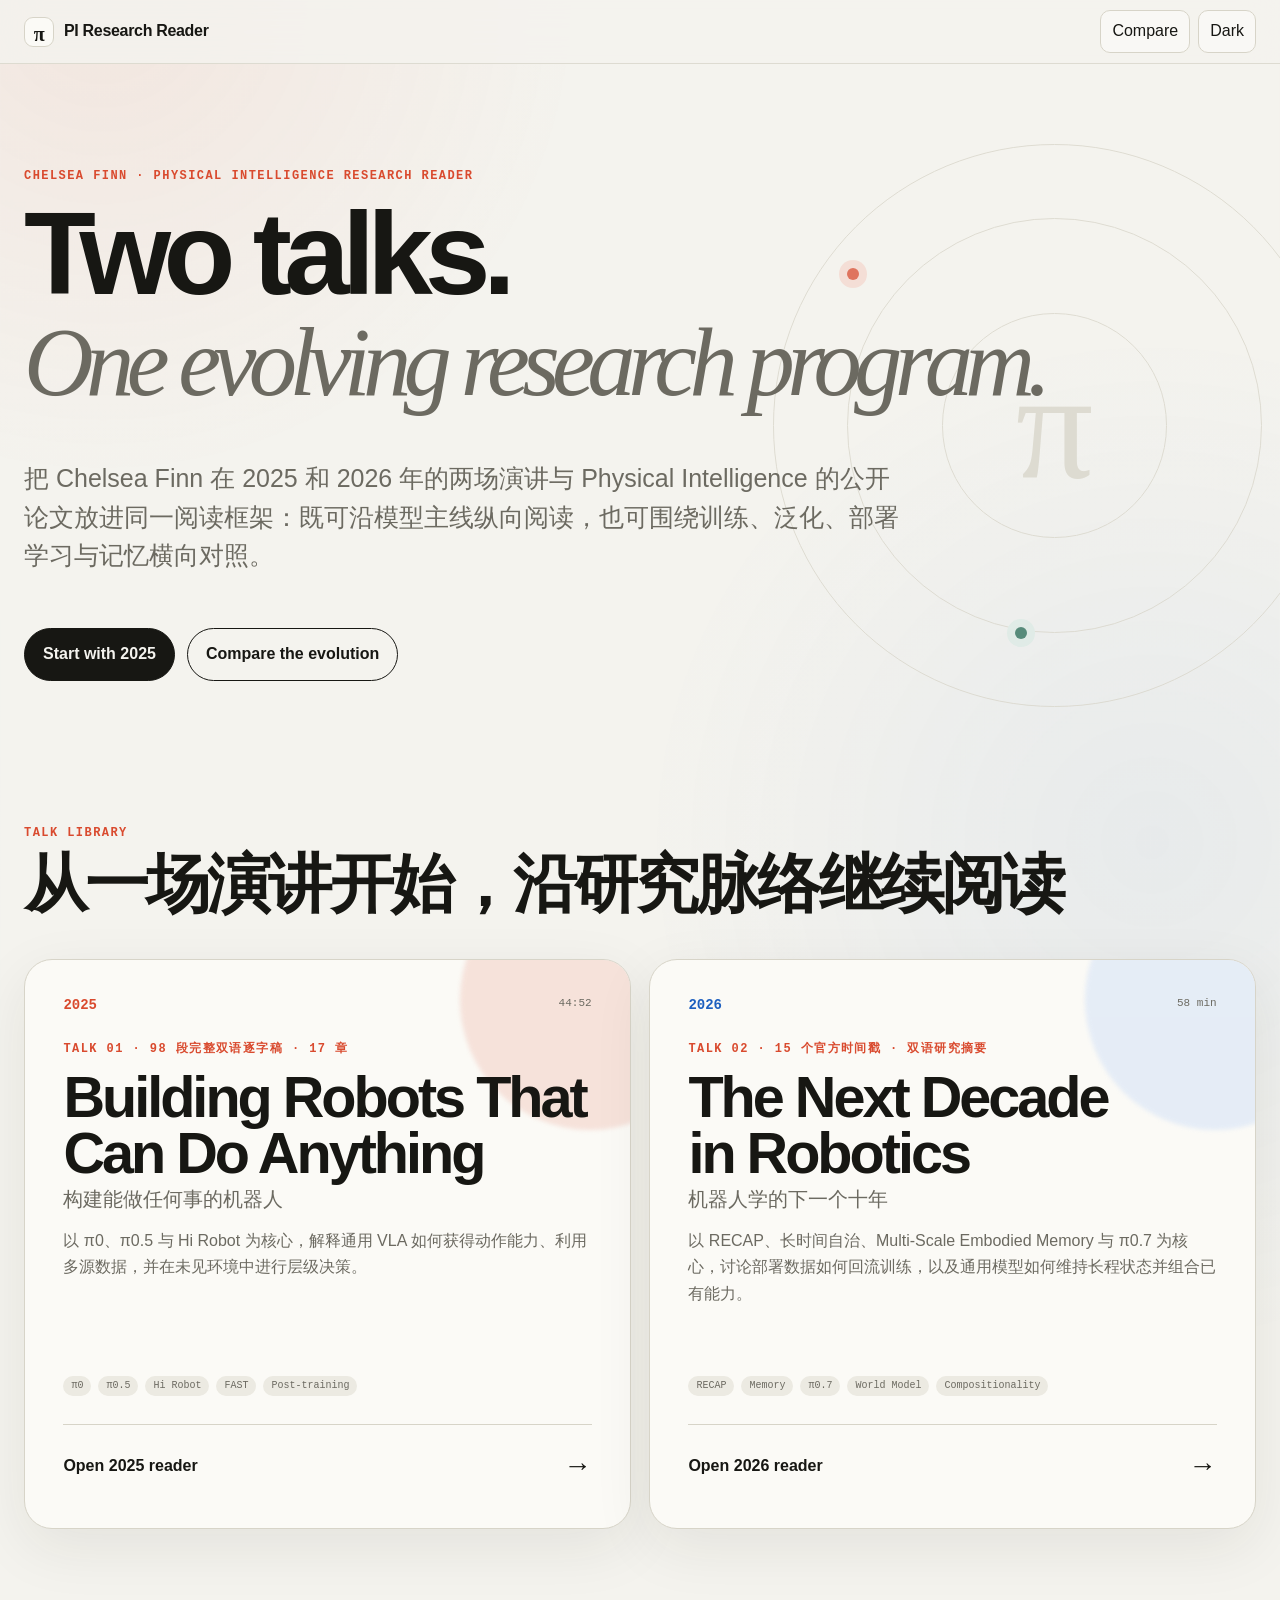
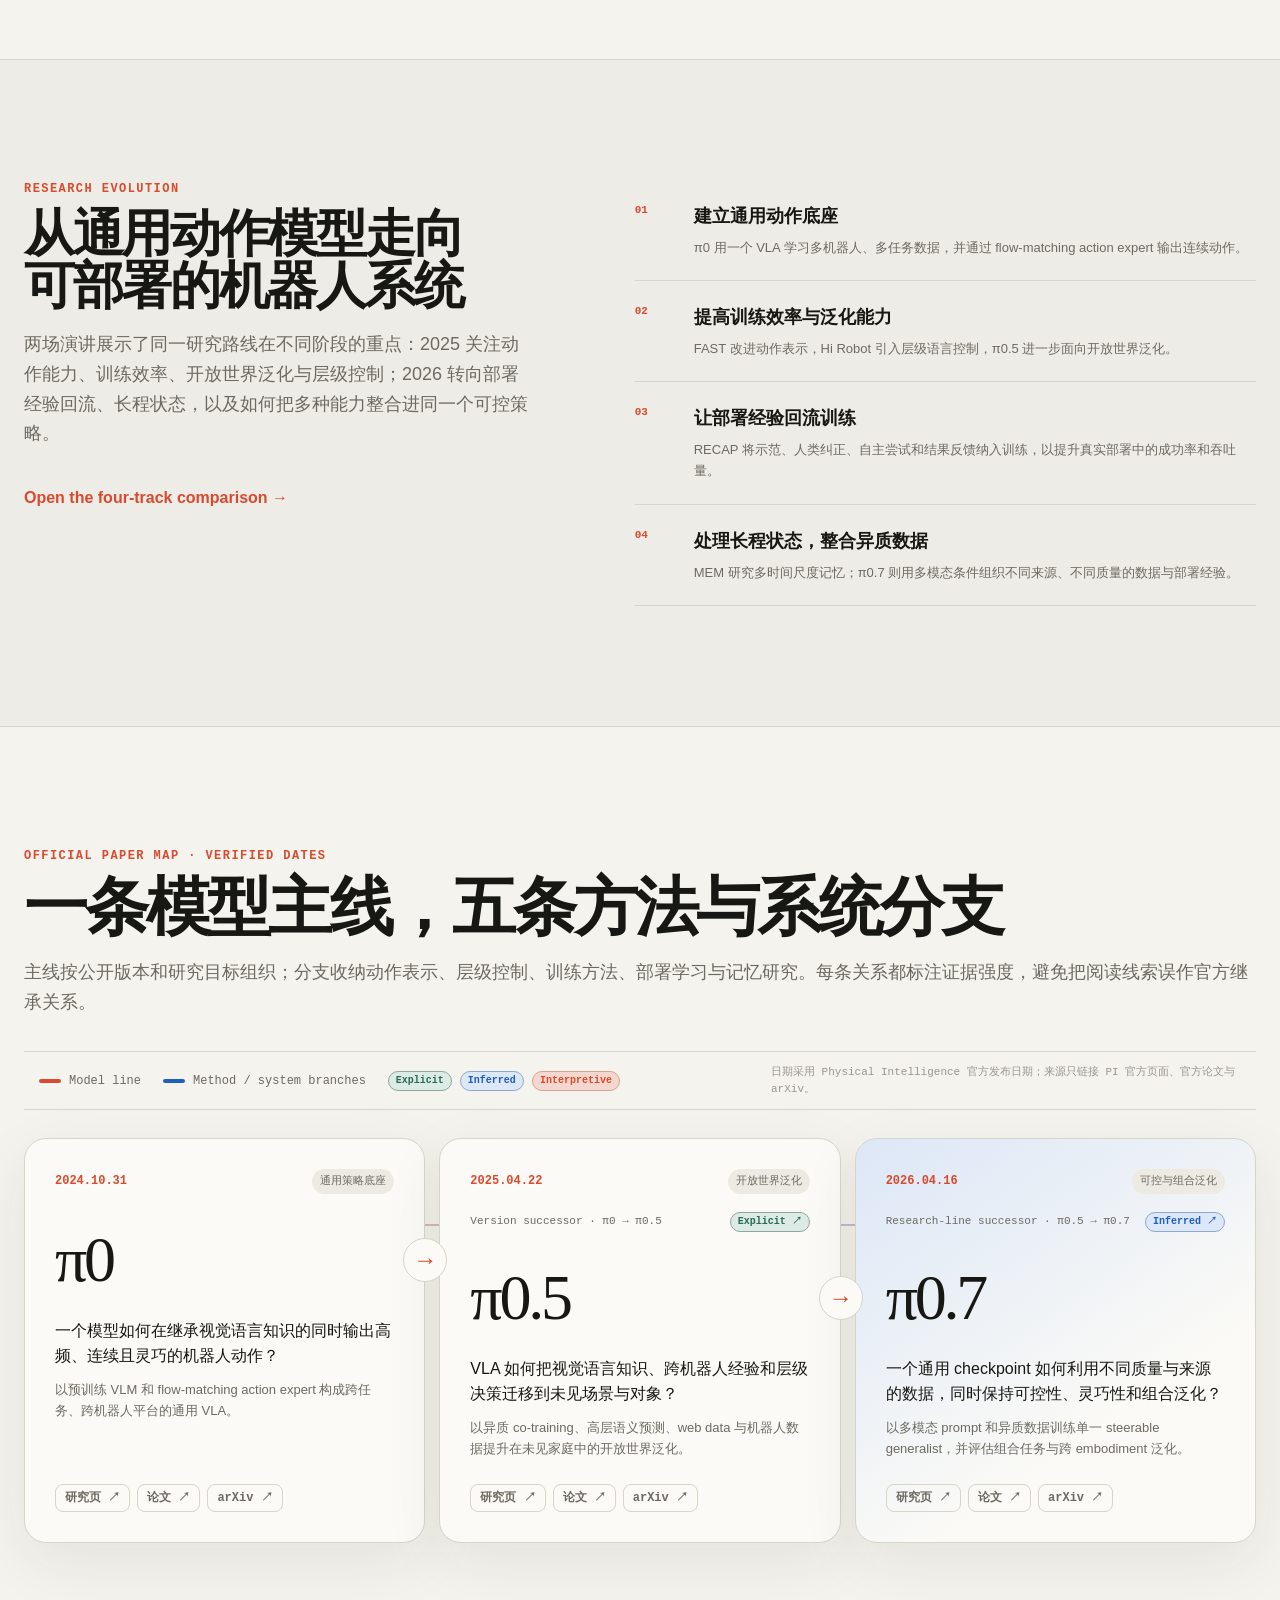
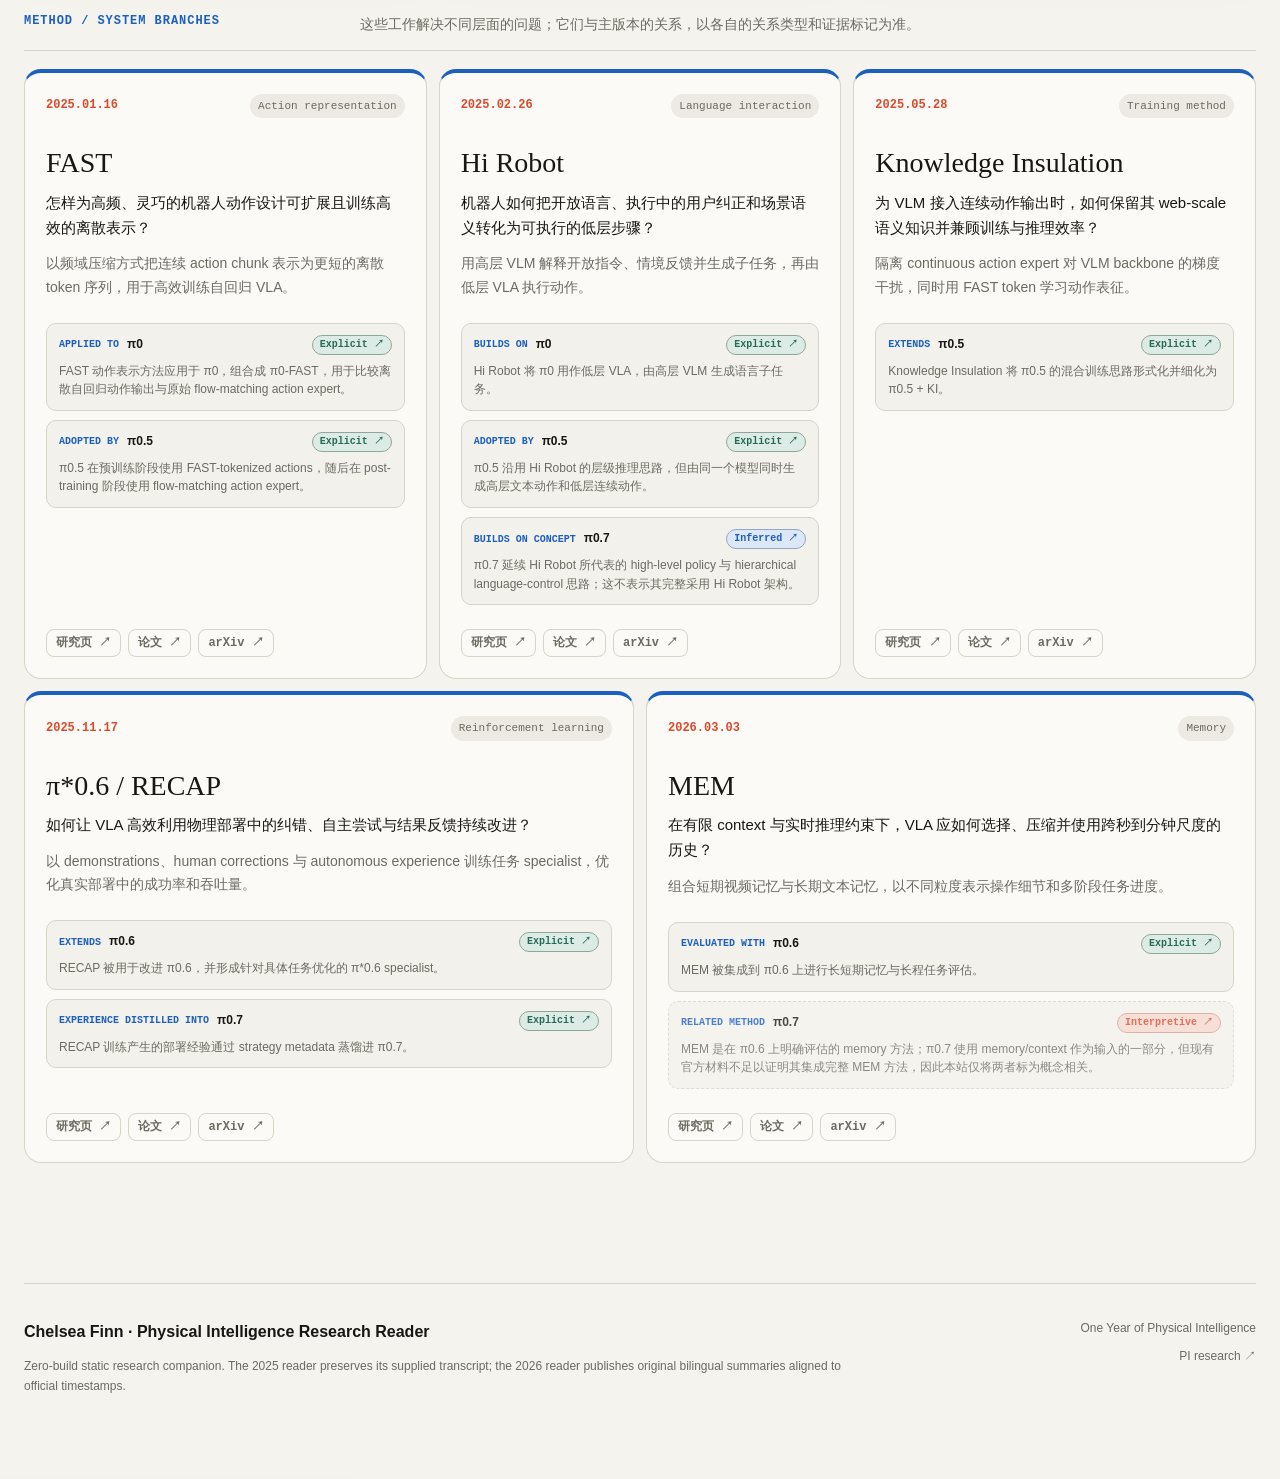
<file: index.html>
<!doctype html>
<html lang="zh-CN">
<head>
  <meta charset="utf-8" />
  <meta name="viewport" content="width=device-width, initial-scale=1" />
  <meta name="description" content="Chelsea Finn and Physical Intelligence talks, read as a connected bilingual research notebook." />
  <meta name="theme-color" content="#f5f4ef" />
  <title>Chelsea Finn · Physical Intelligence Research Reader</title>
  <link rel="icon" href="assets/favicon.svg" type="image/svg+xml" />
  <link rel="stylesheet" href="assets/styles.css" />
</head>
<body class="home-page">
  <div id="homeApp"></div>
  <script src="data/site-data.js"></script>
  <script src="assets/home.js"></script>
</body>
</html>
</file>
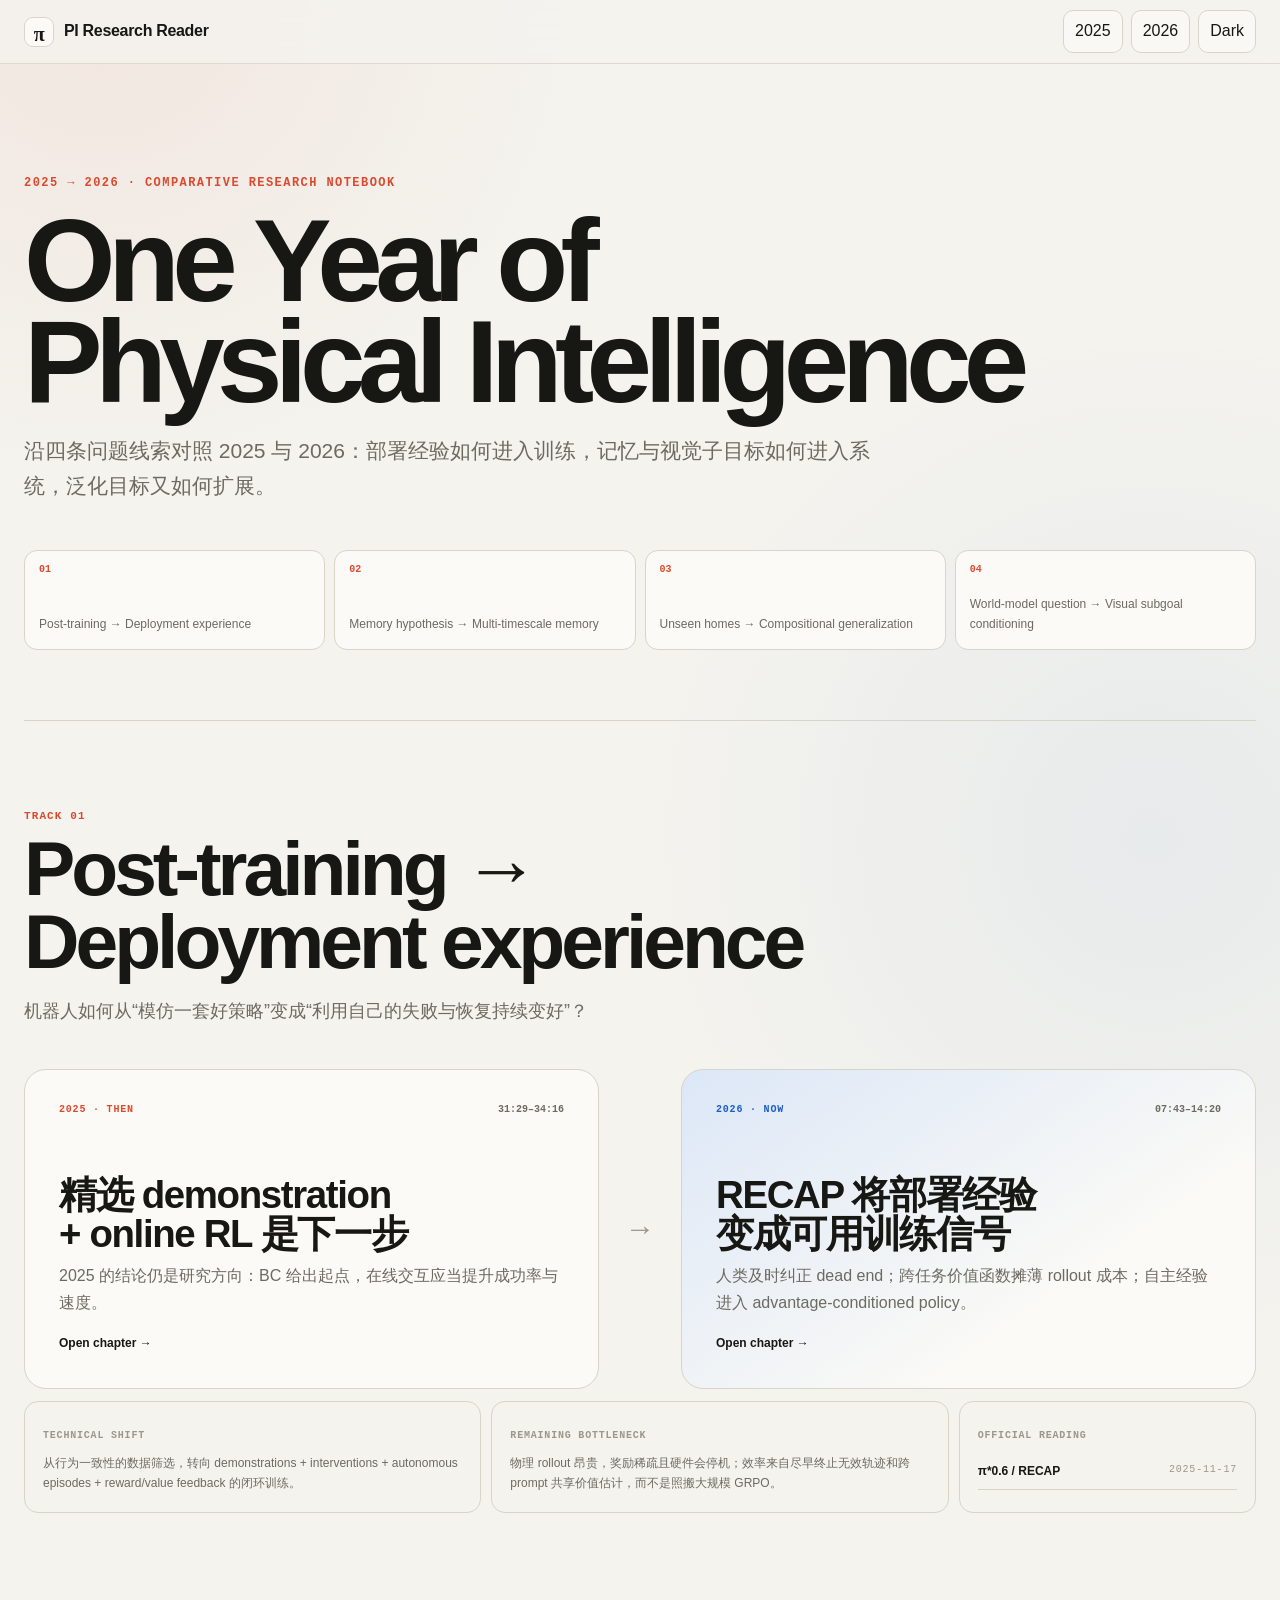
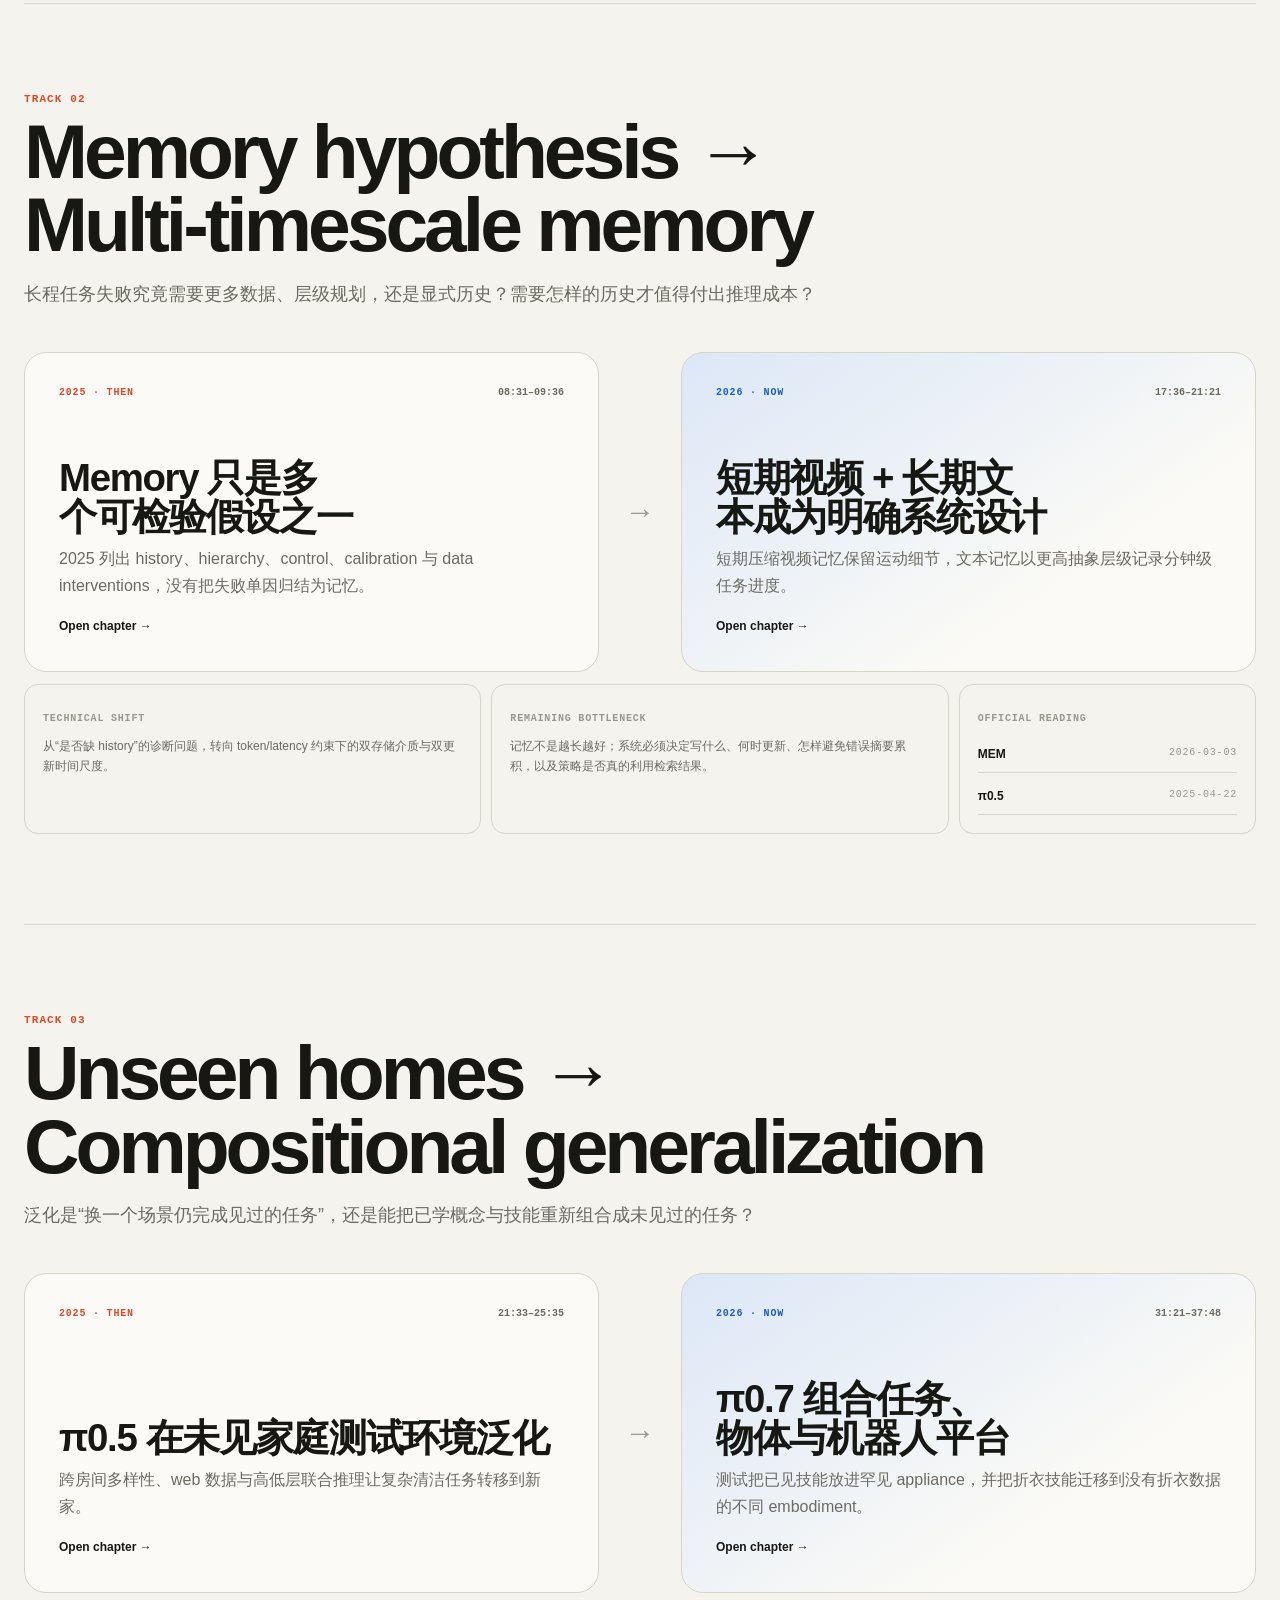
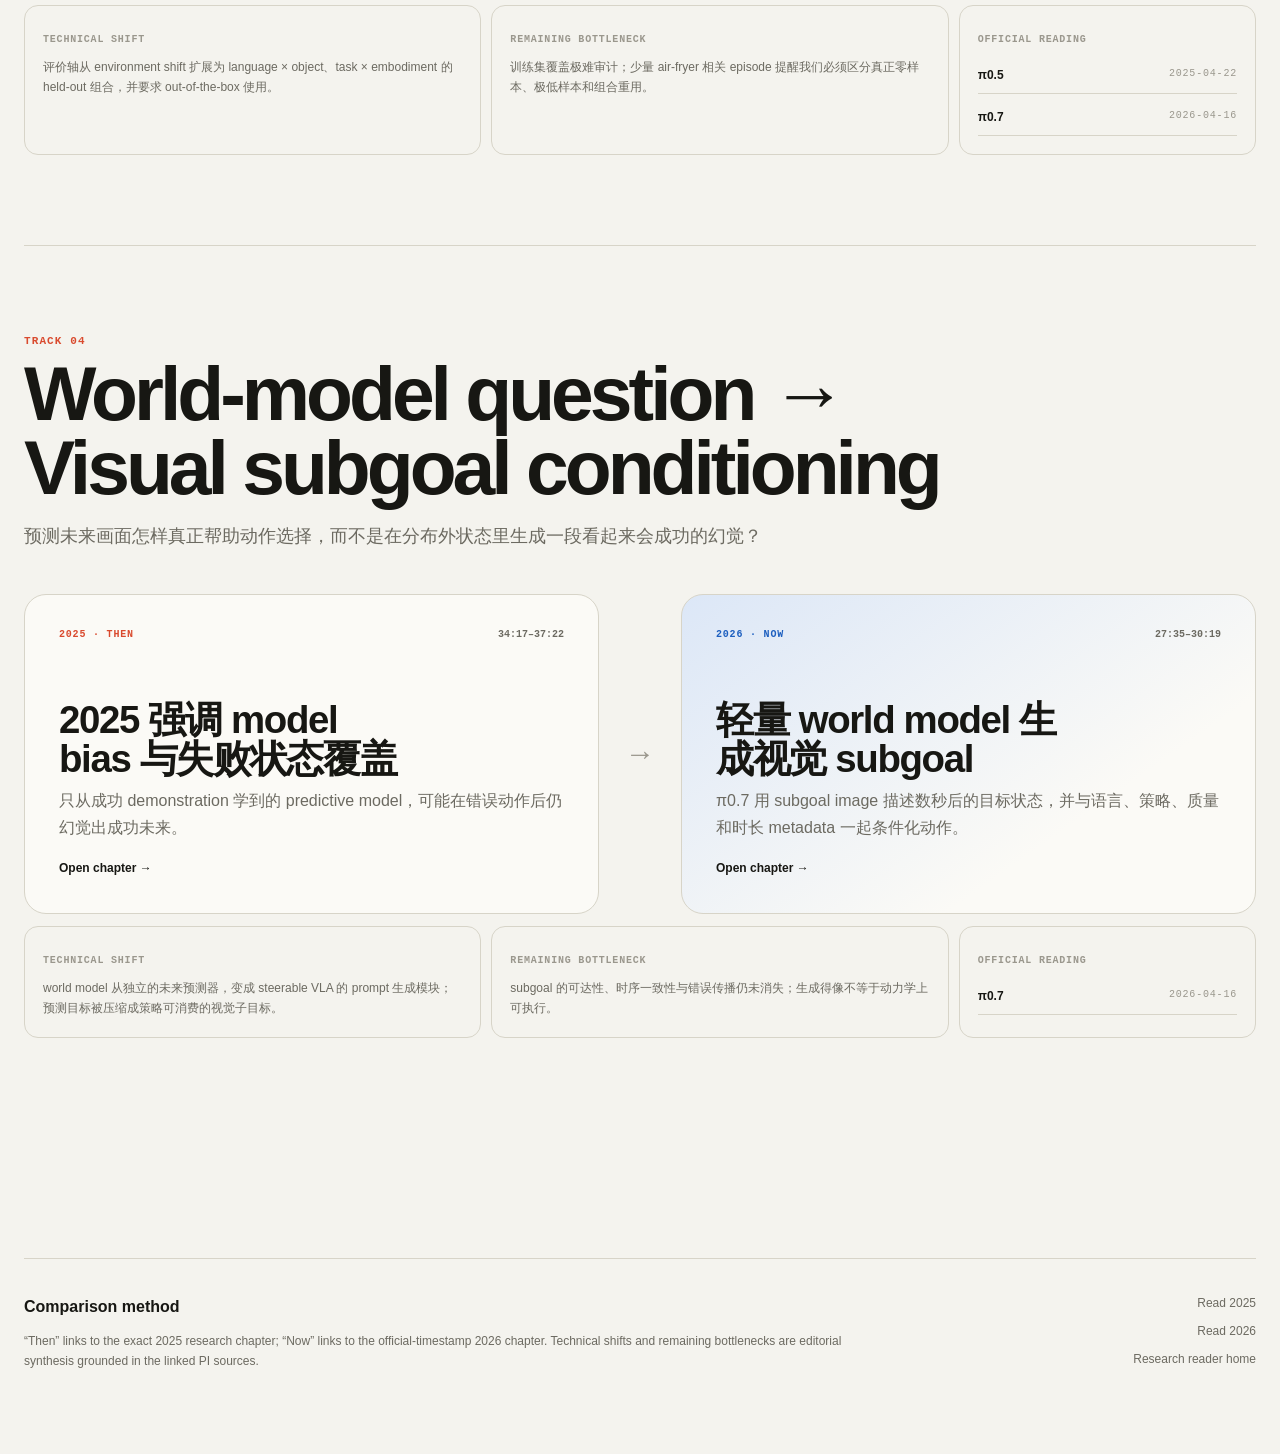
<file: compare/index.html>
<!doctype html>
<html lang="zh-CN">
<head>
  <meta charset="utf-8" />
  <meta name="viewport" content="width=device-width, initial-scale=1" />
  <meta name="description" content="A side-by-side research comparison of Chelsea Finn's 2025 and 2026 robotics talks." />
  <meta name="theme-color" content="#f5f4ef" />
  <title>One Year of Physical Intelligence · Research Comparison</title>
  <link rel="icon" href="../assets/favicon.svg" type="image/svg+xml" />
  <link rel="stylesheet" href="../assets/styles.css" />
</head>
<body class="compare-page">
  <div id="compareApp"></div>
  <script src="../data/site-data.js"></script>
  <script src="../assets/compare.js"></script>
</body>
</html>
</file>
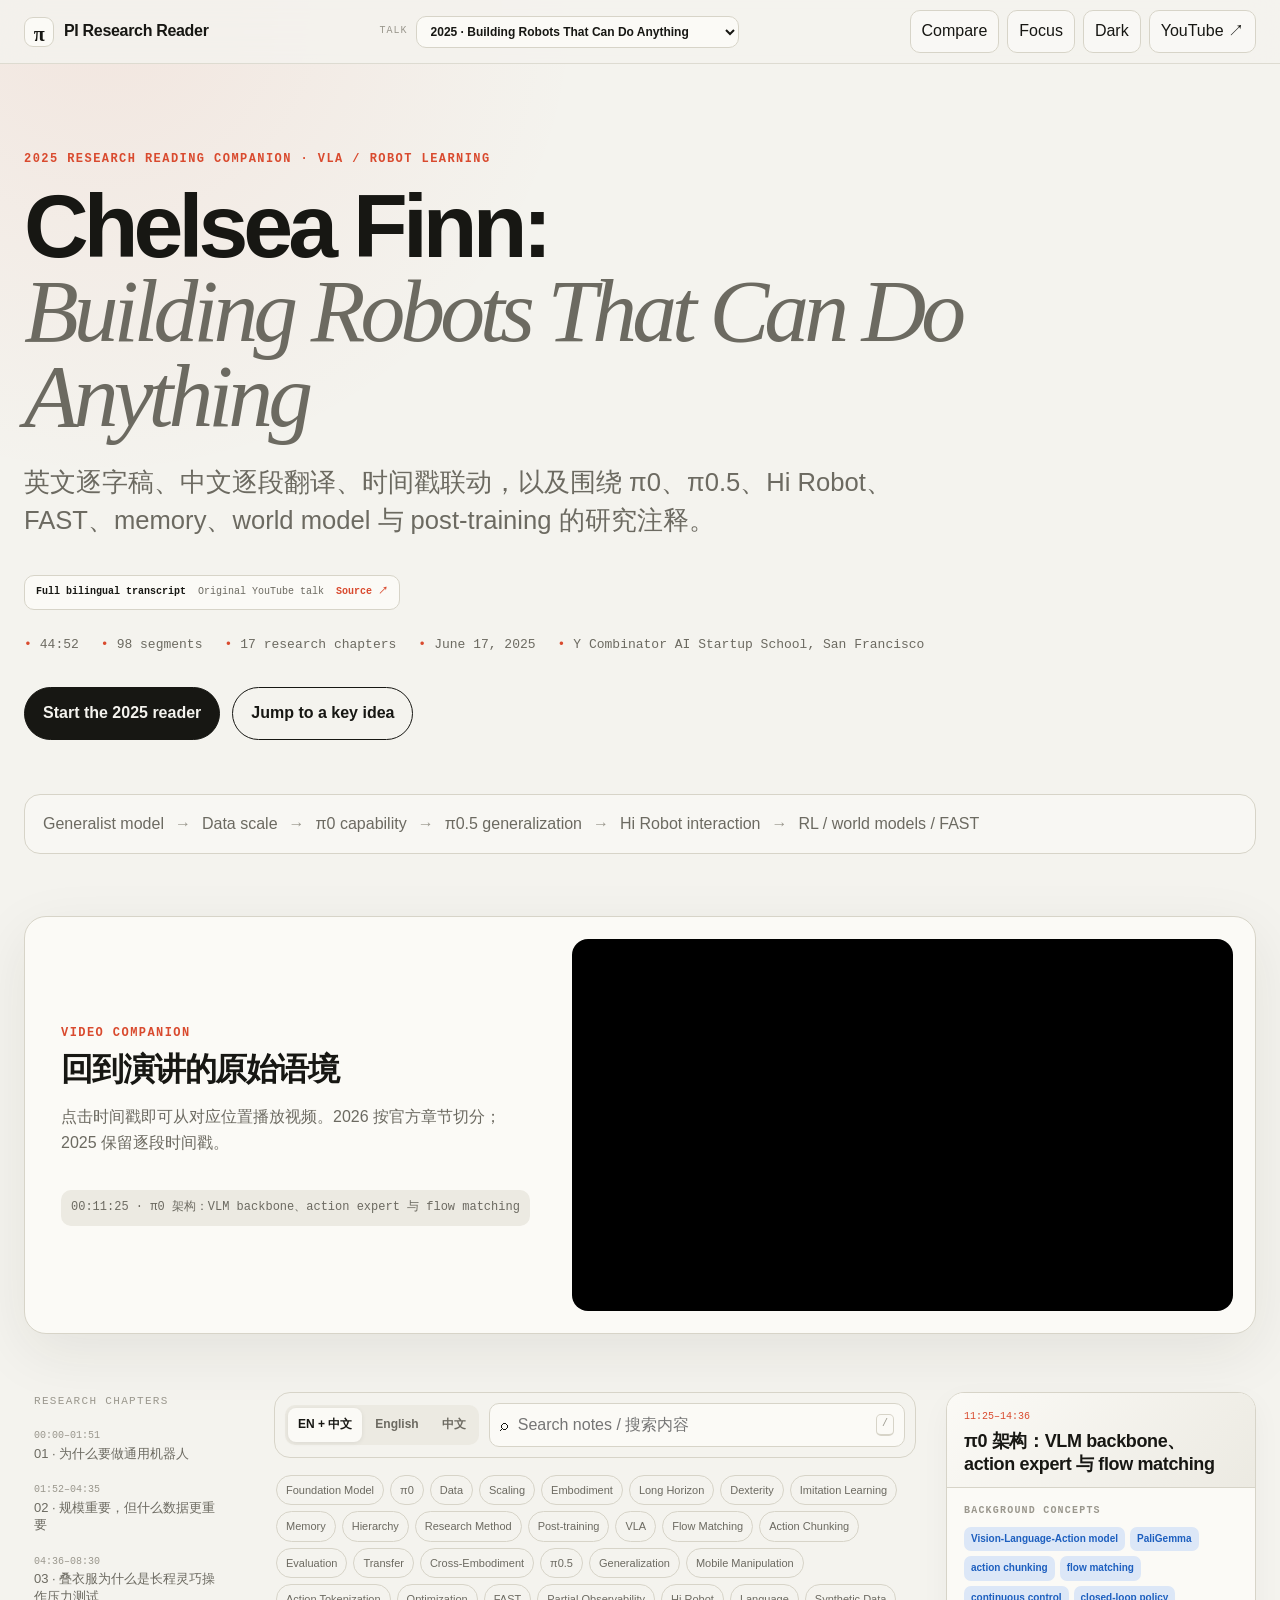
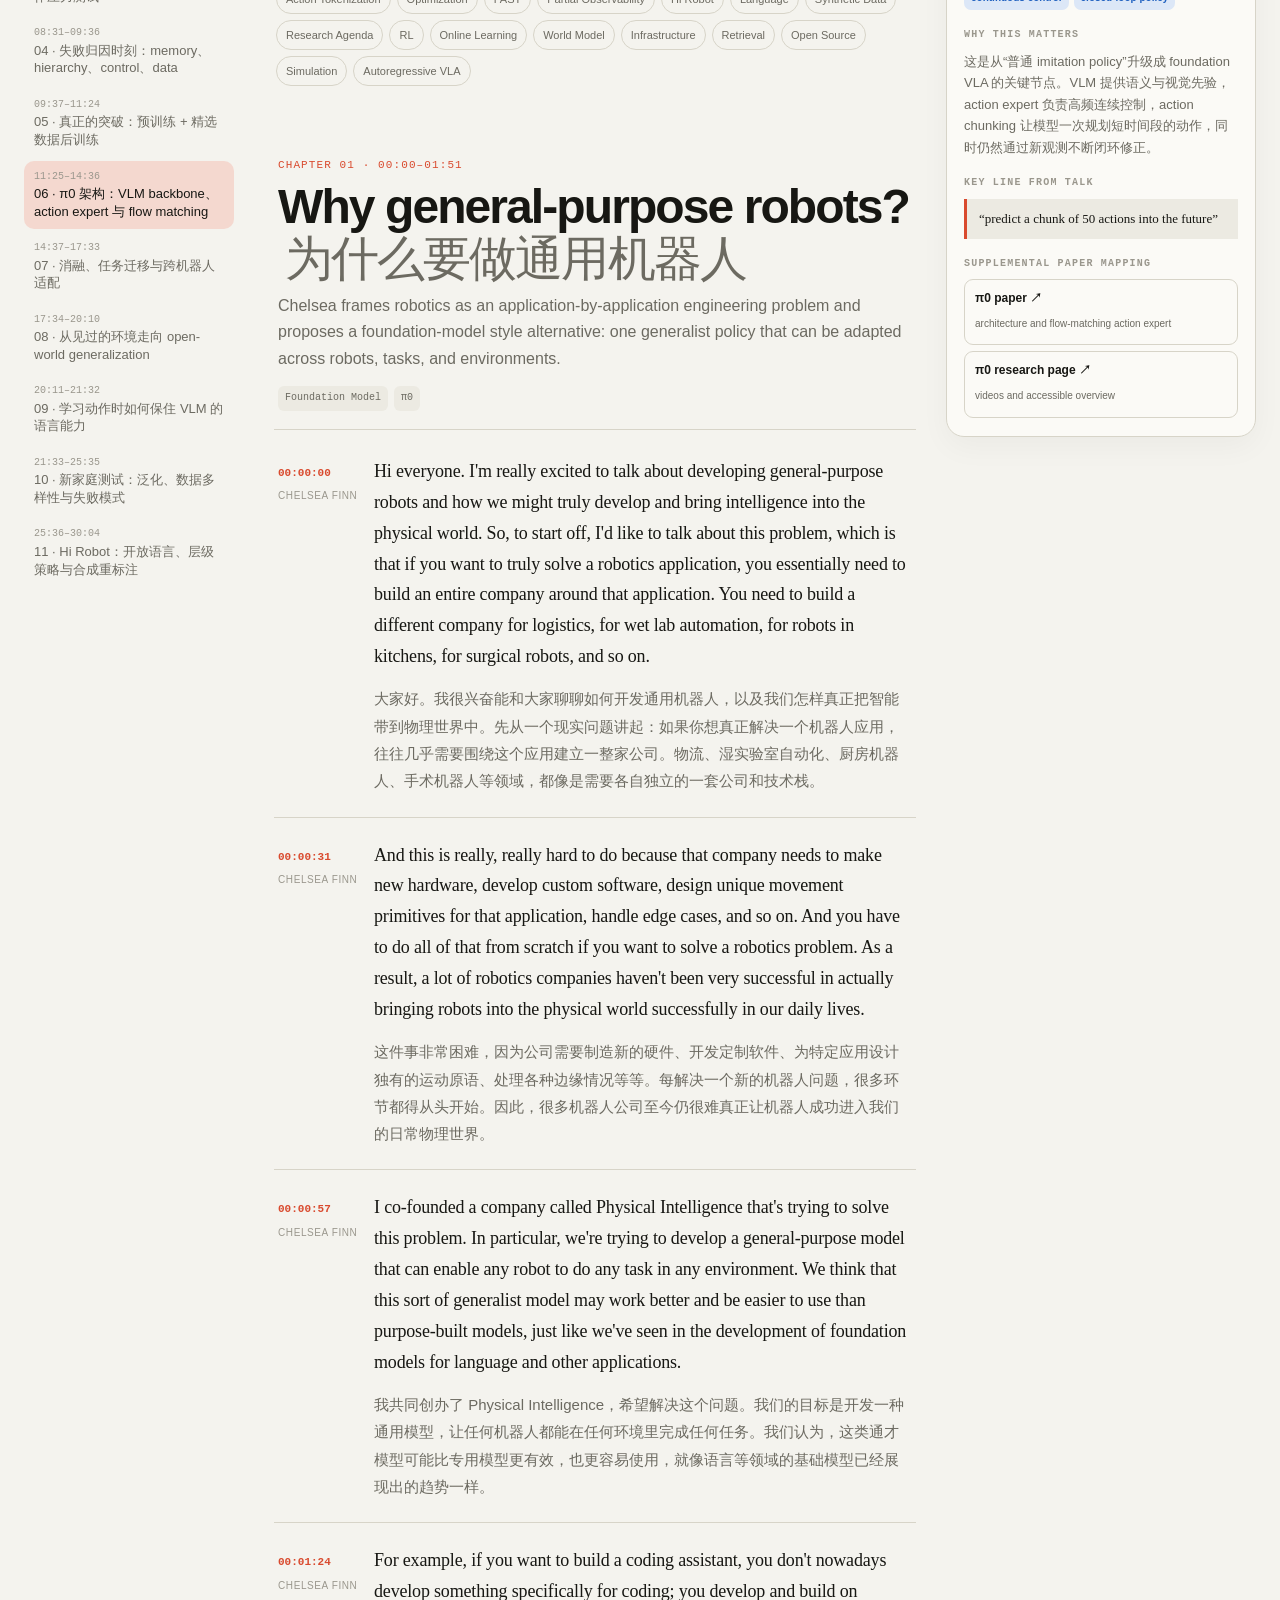
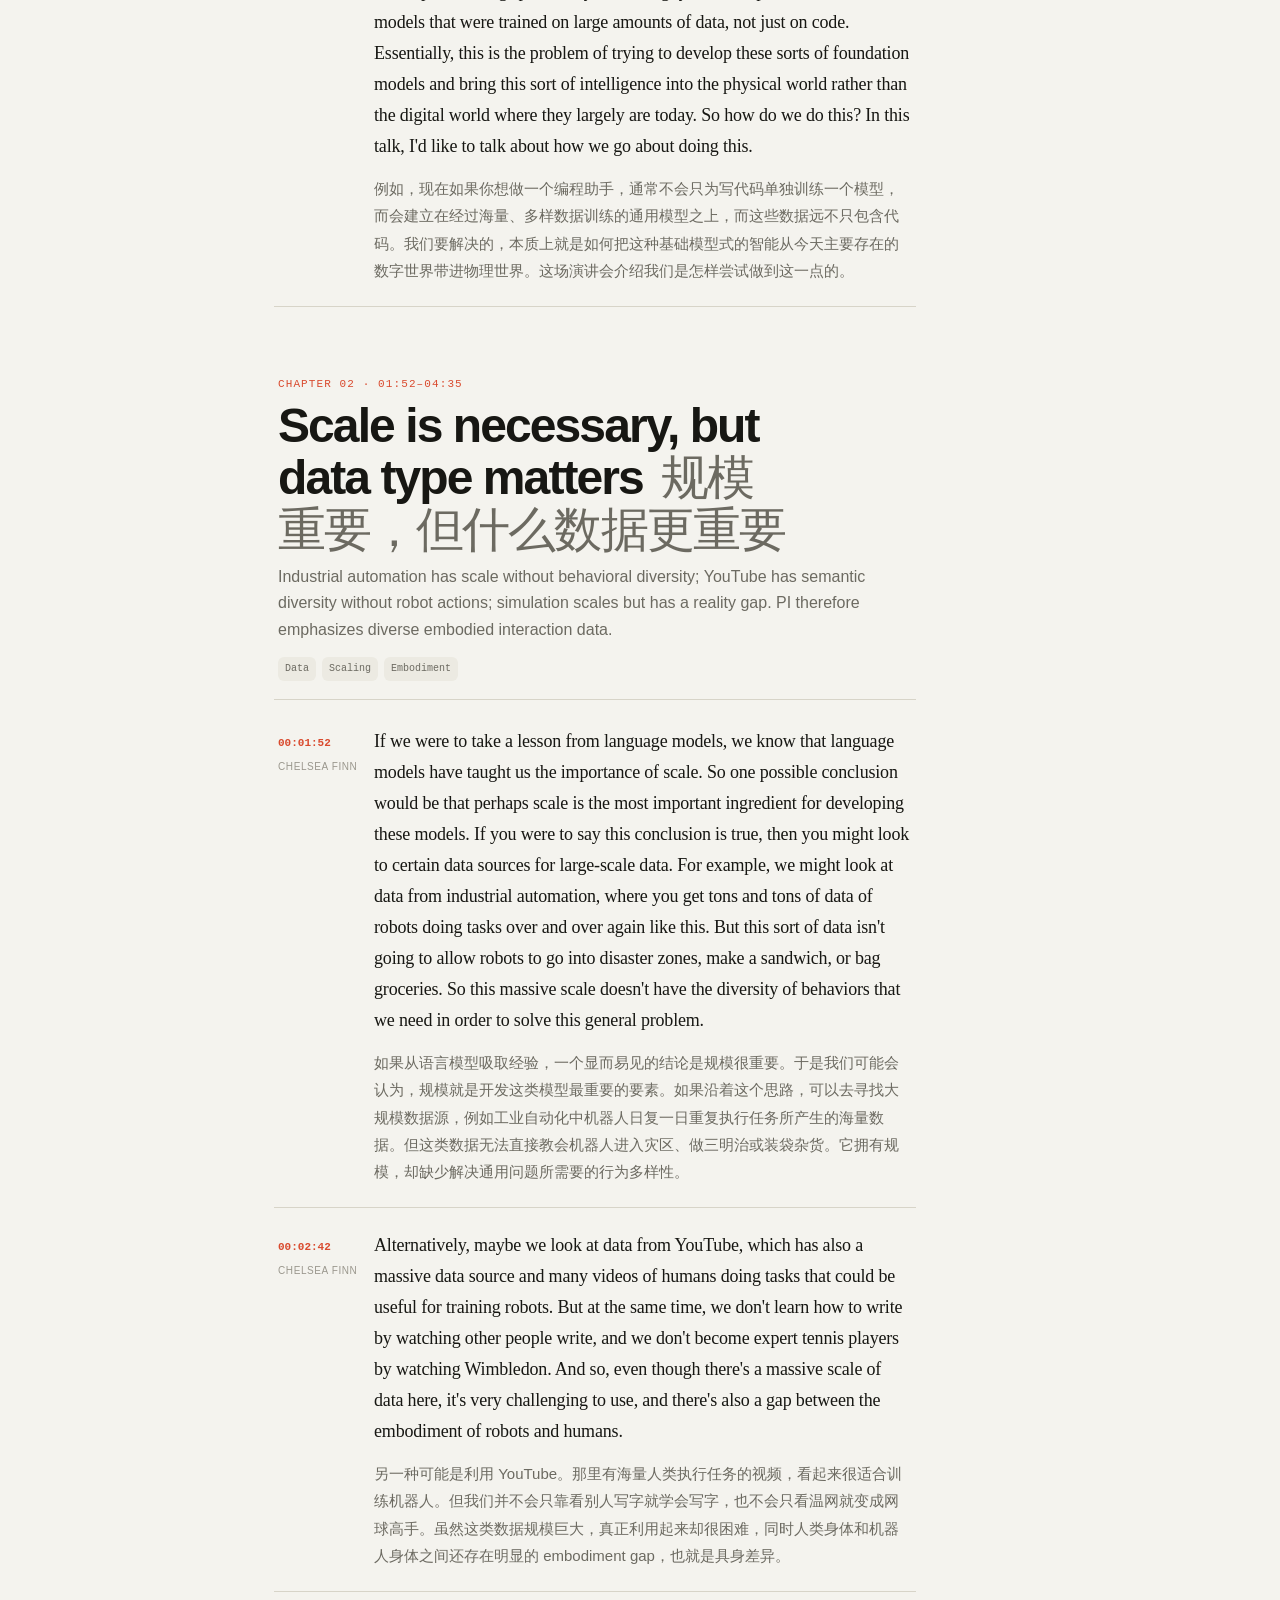
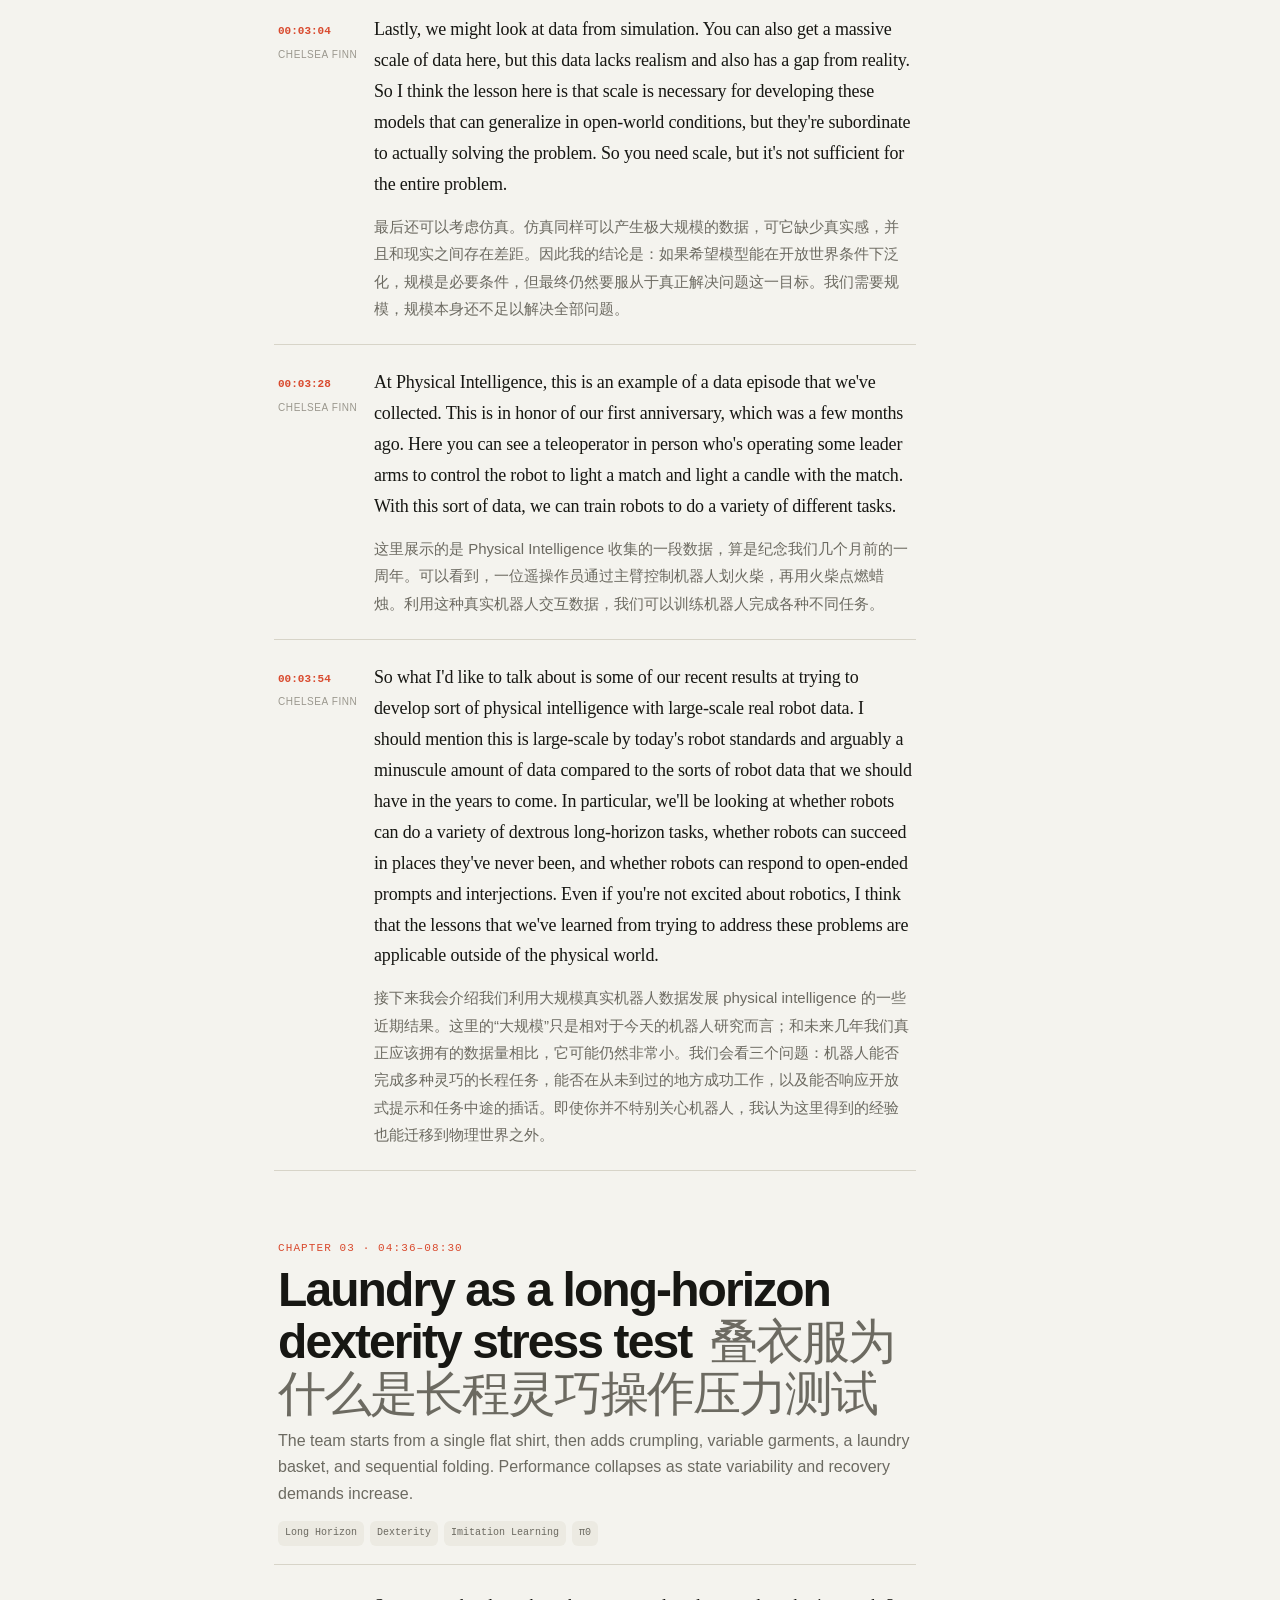
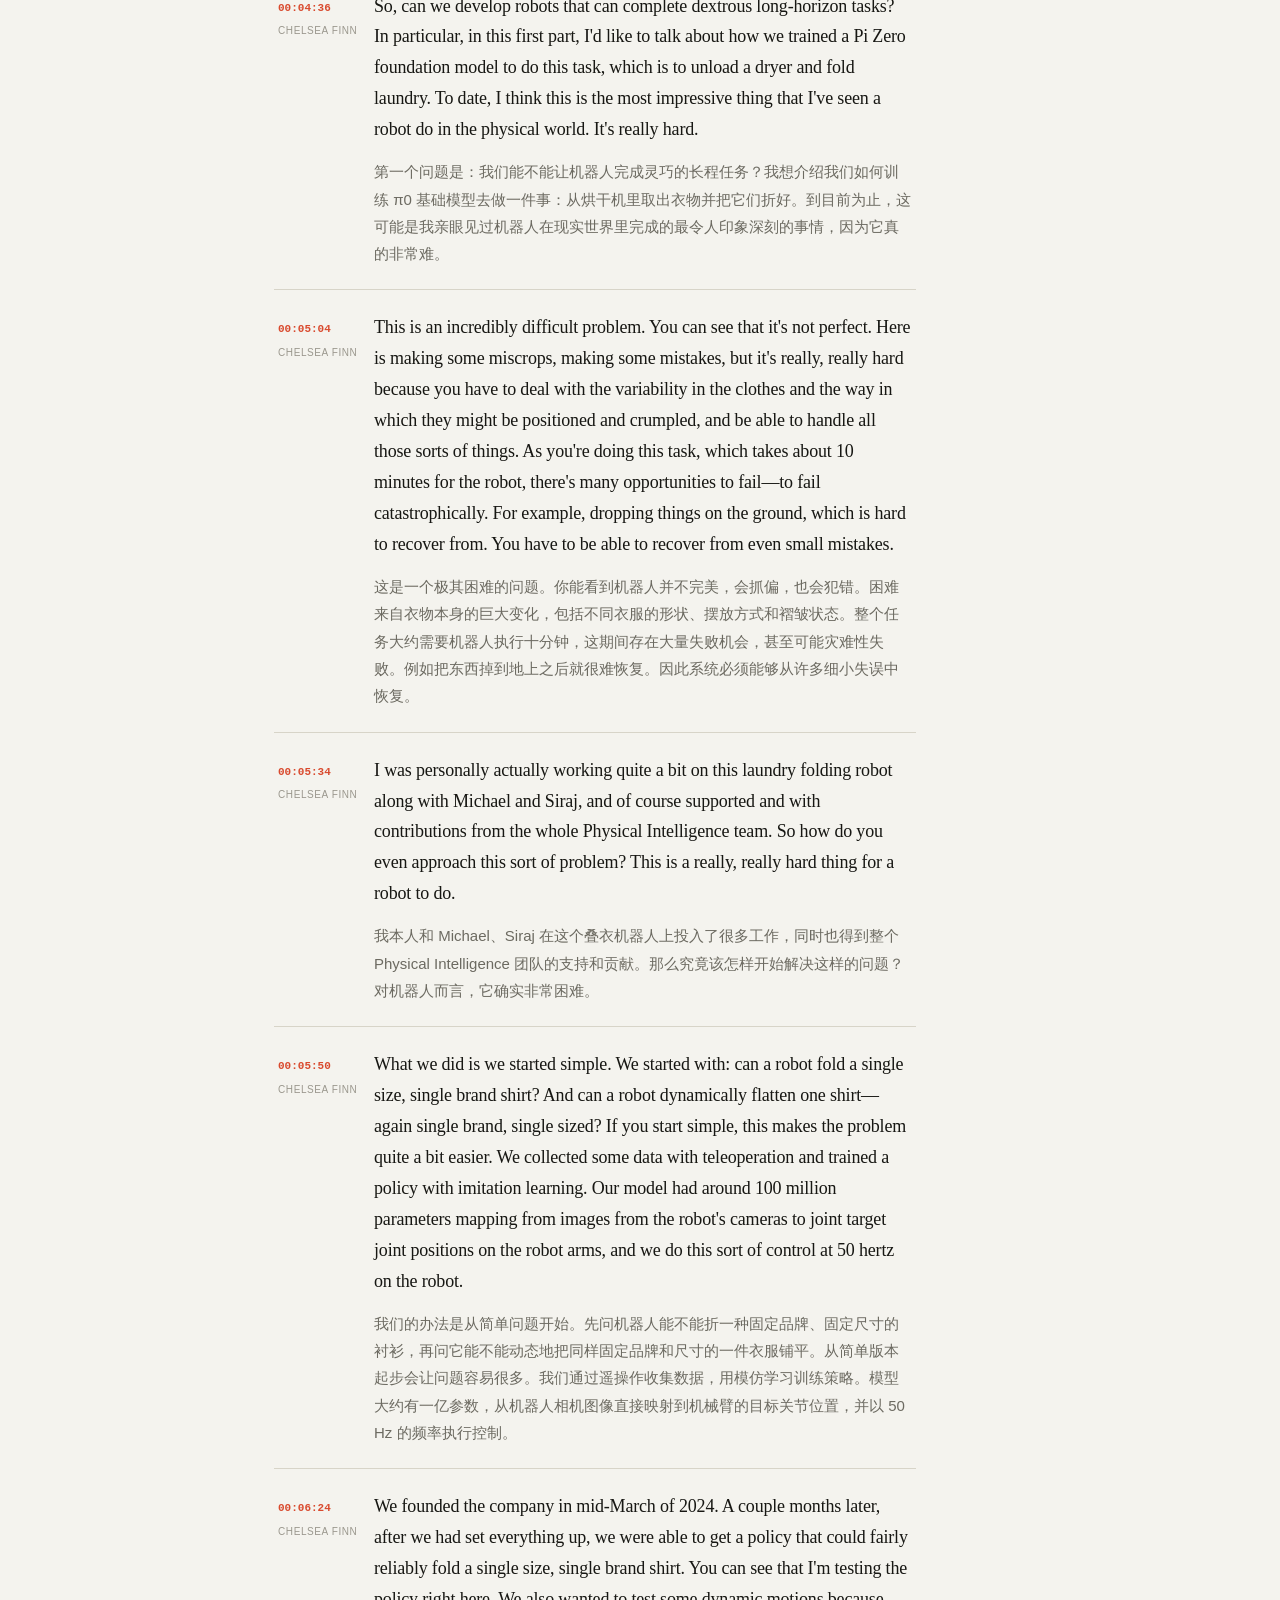
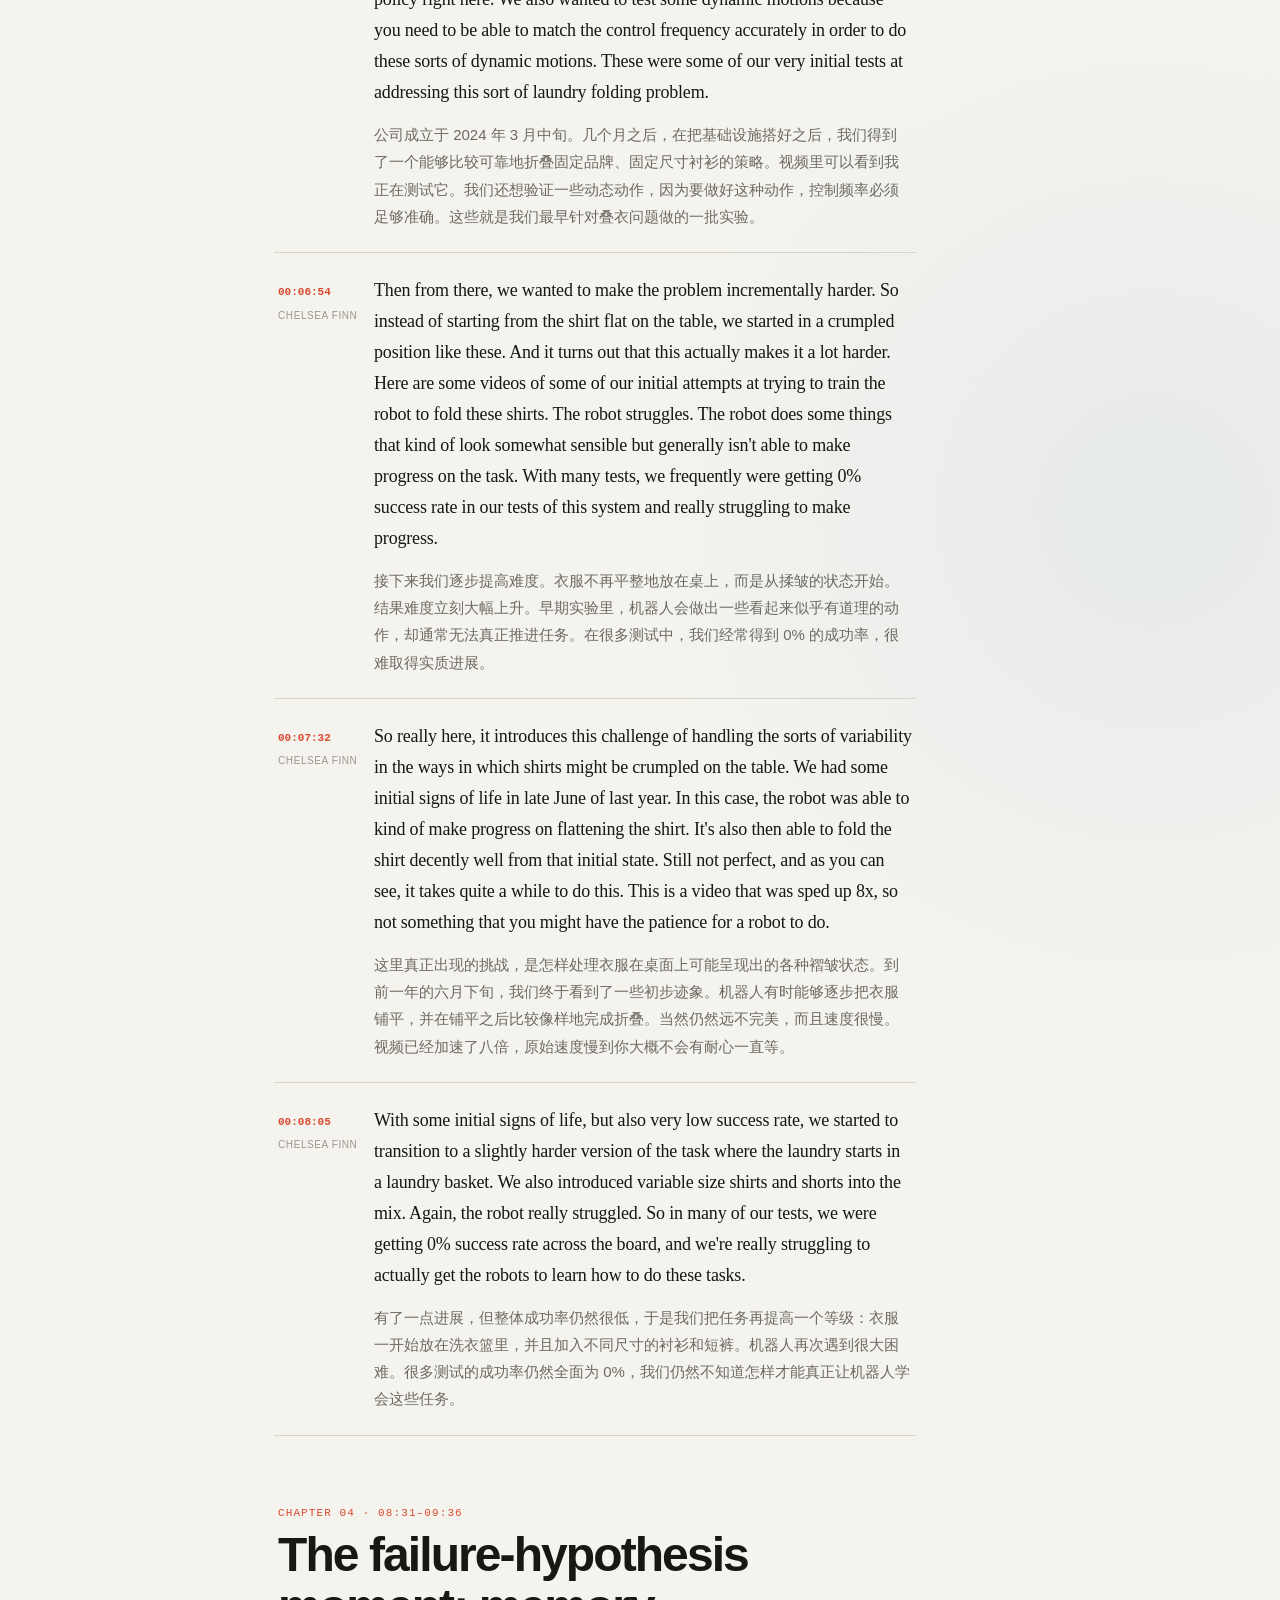
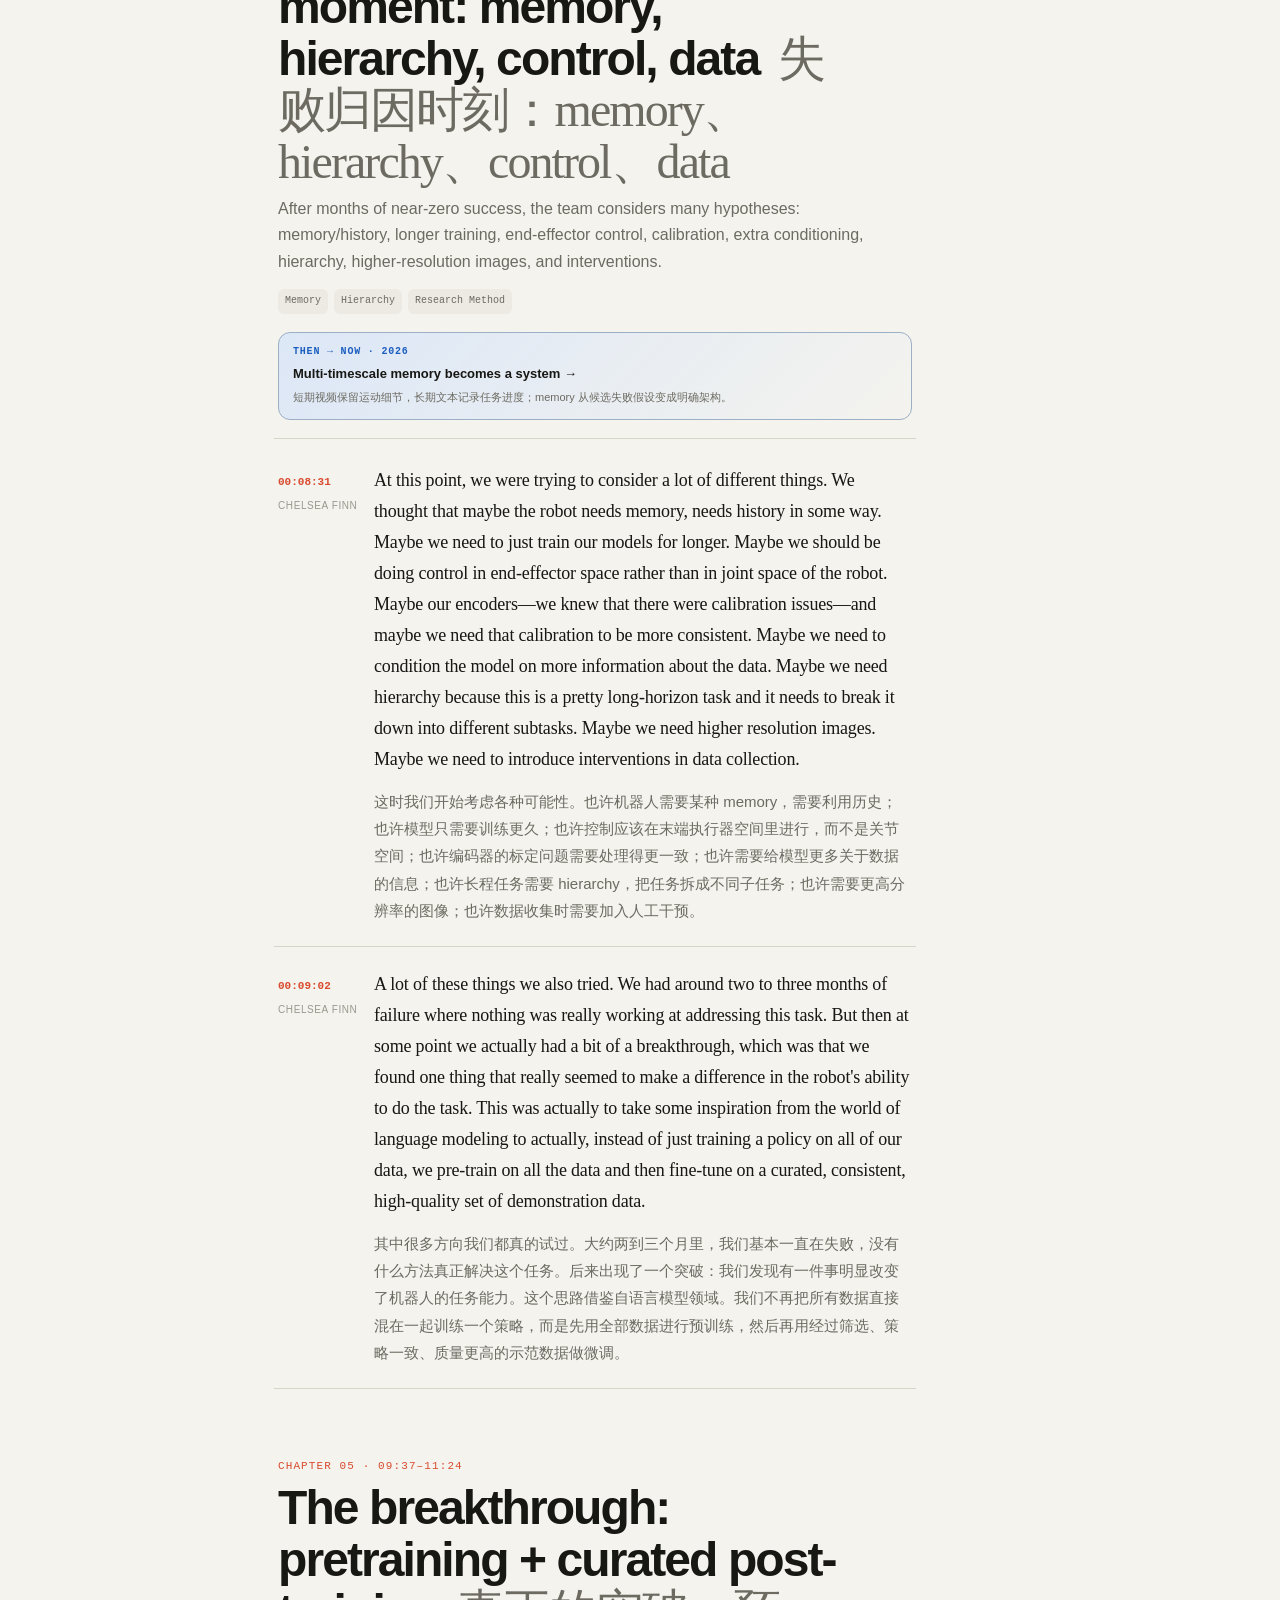
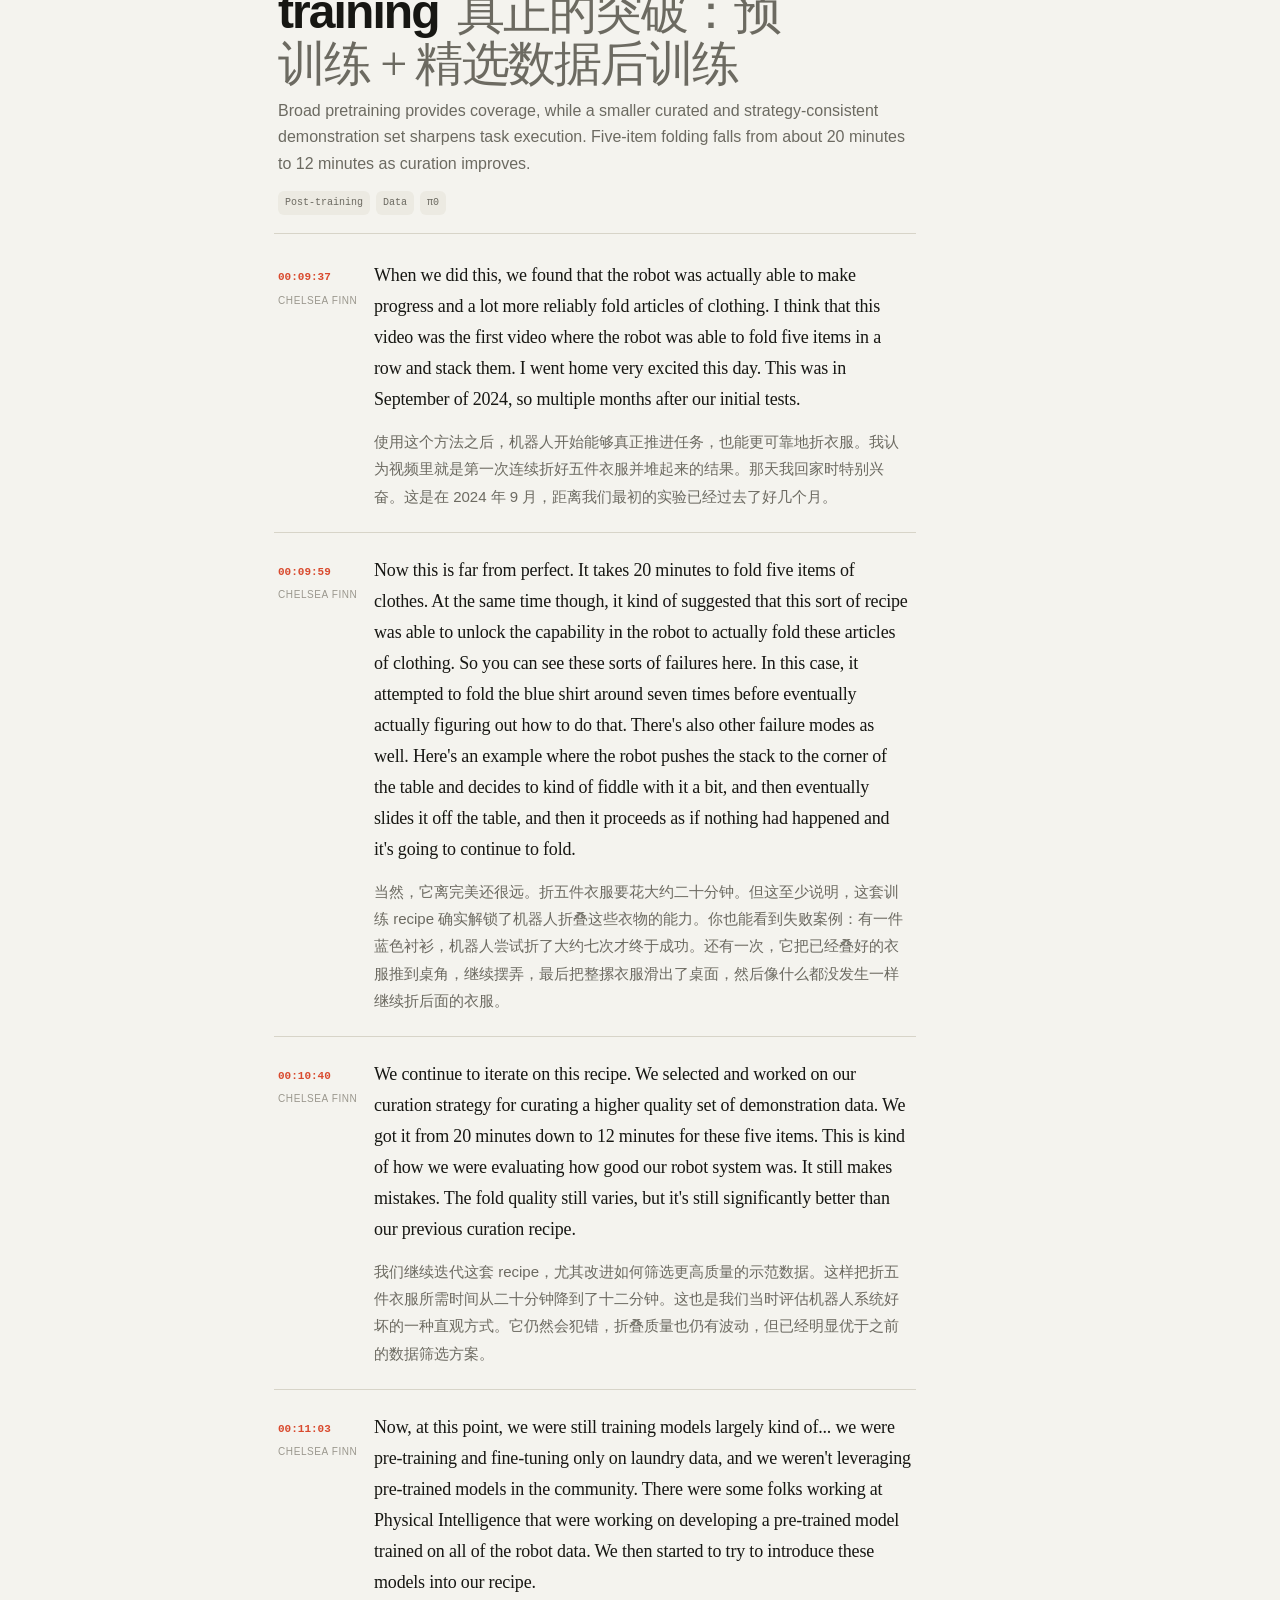
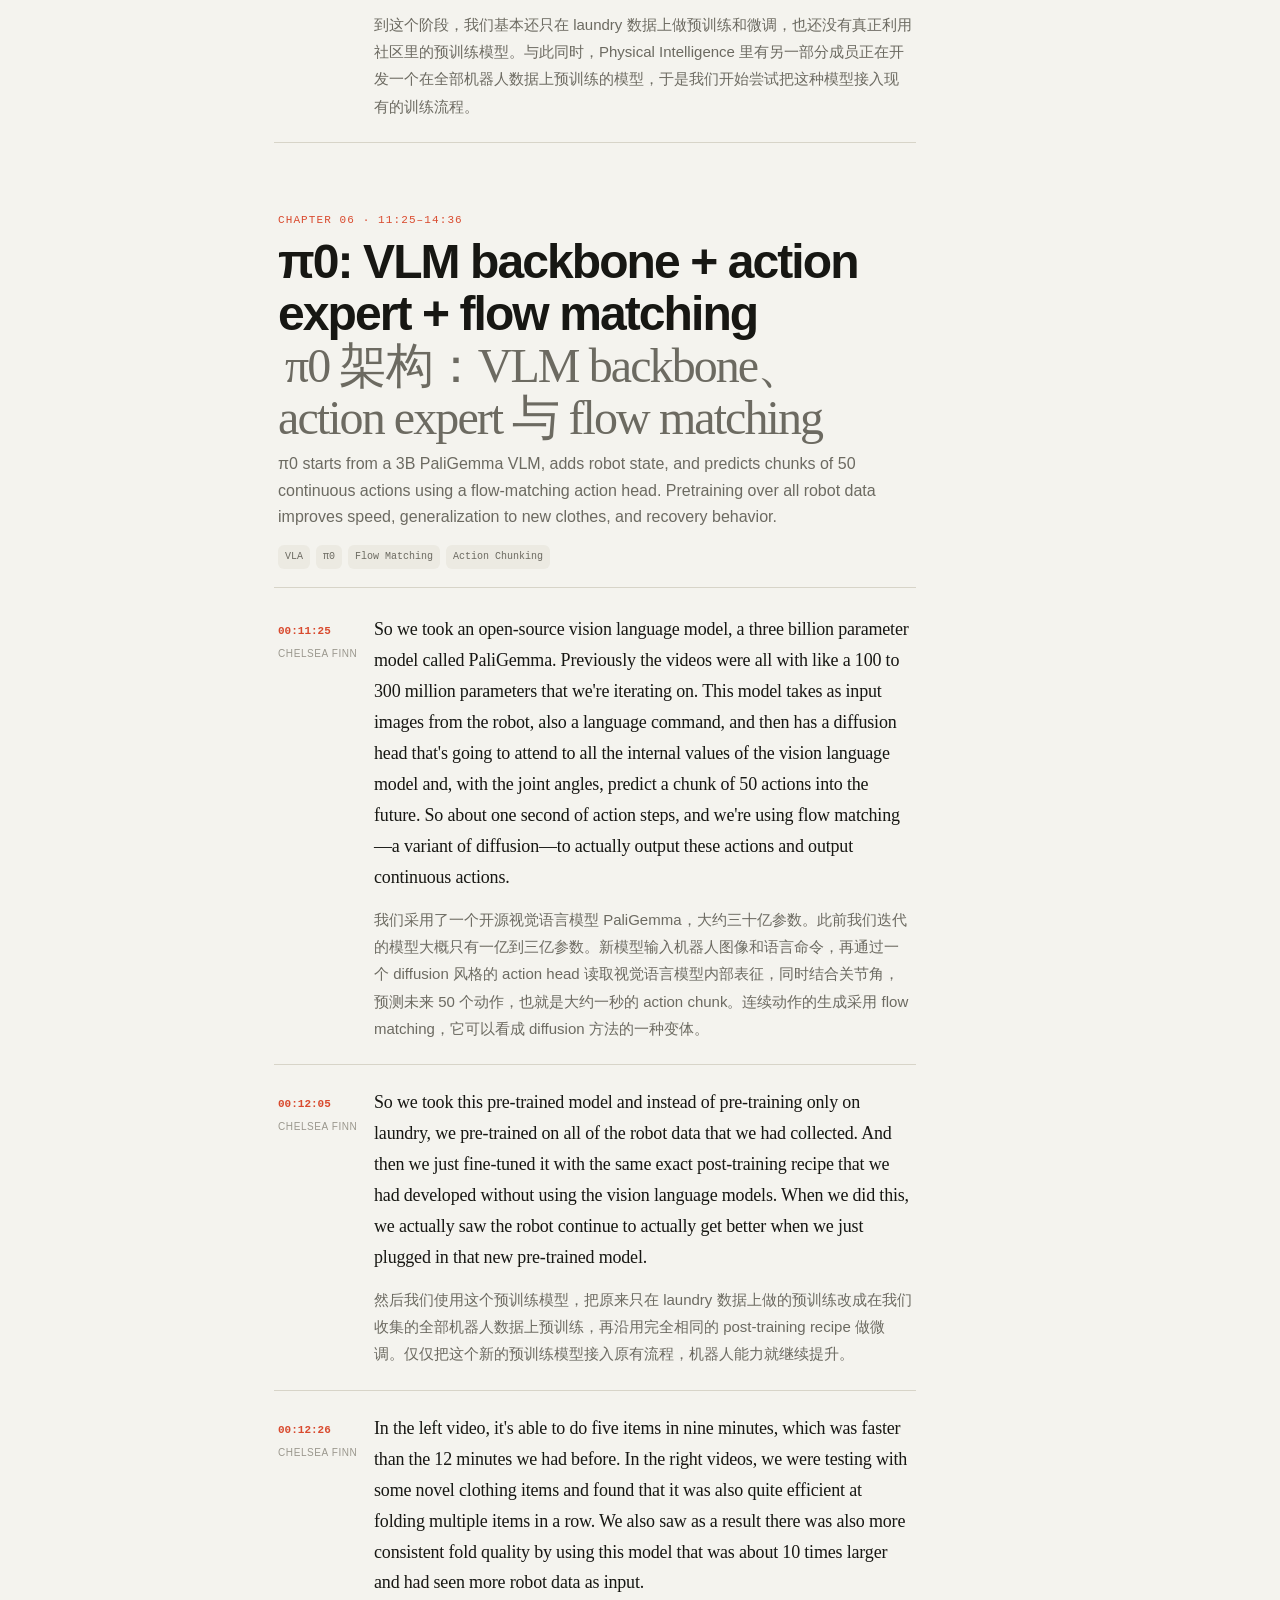
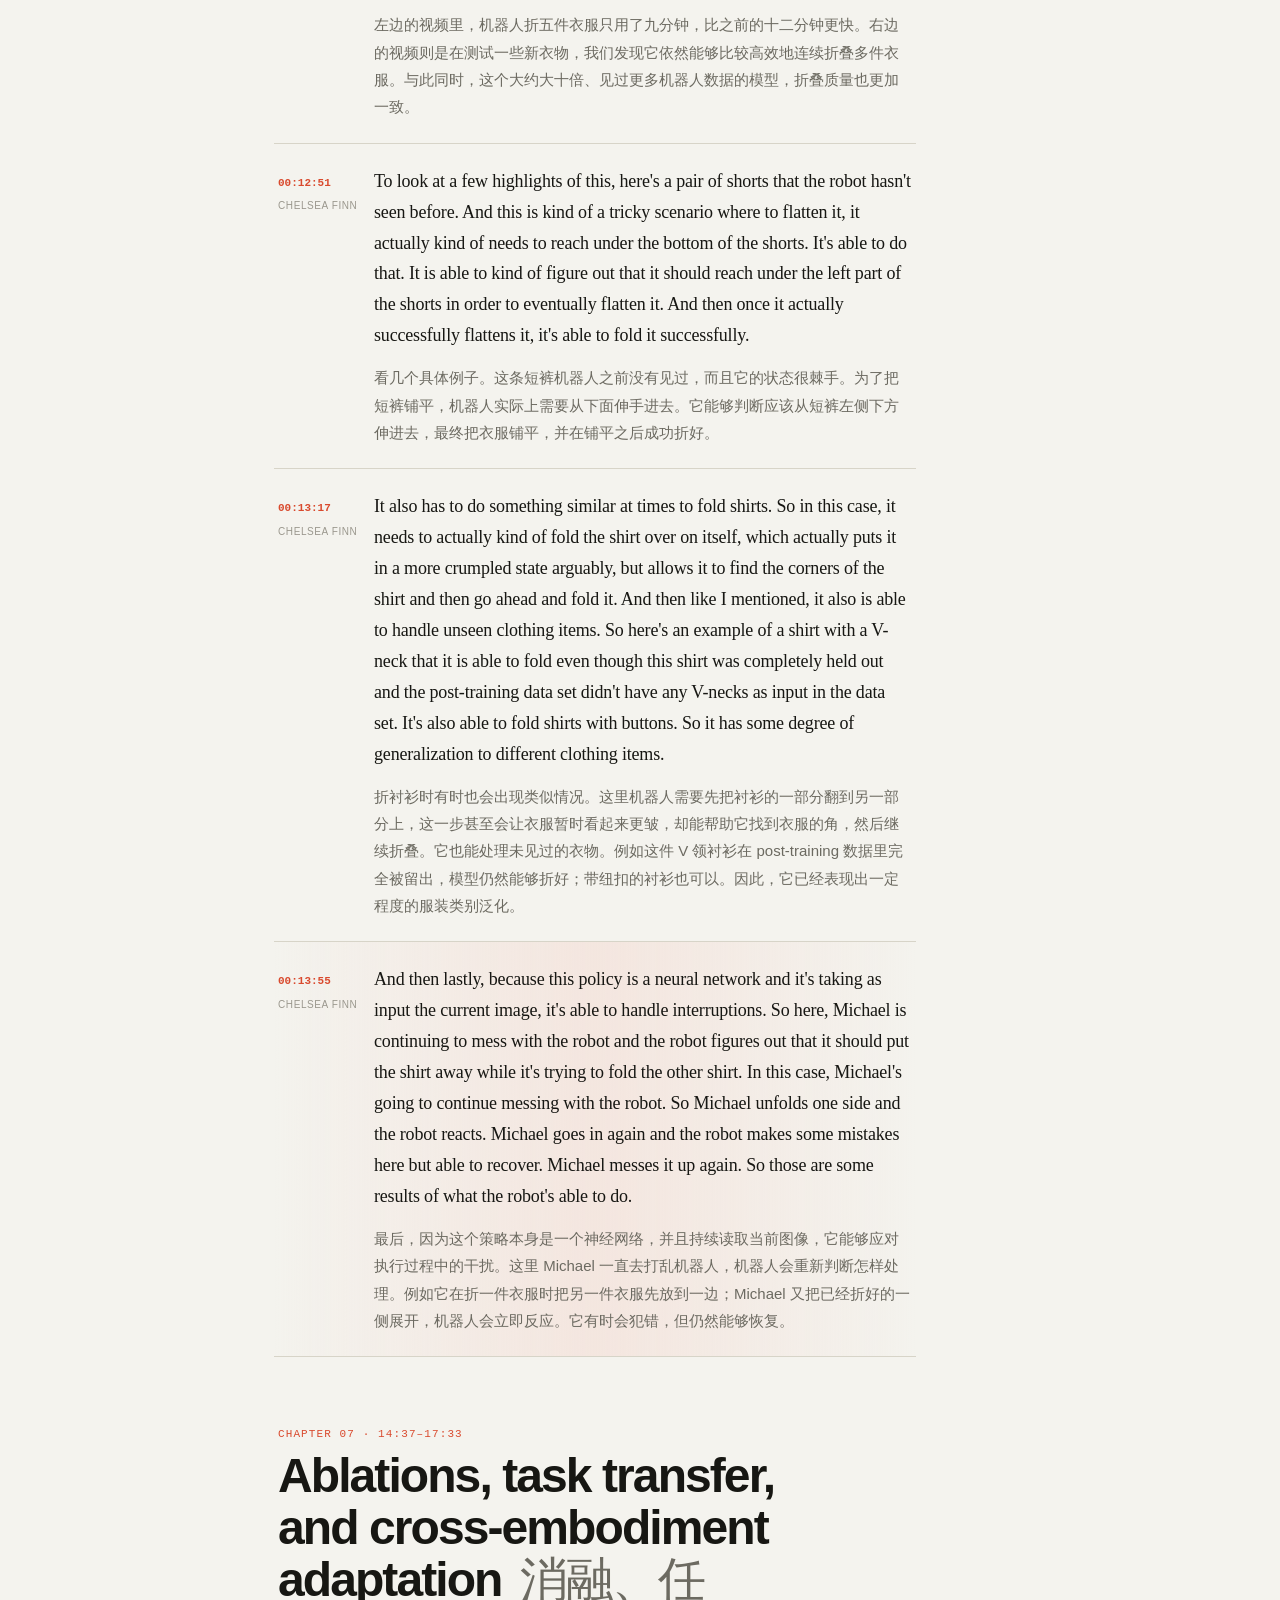
<file: talks/2025-building-robots/index.html>
<!doctype html>
<html lang="zh-CN">
<head>
  <meta charset="utf-8" />
  <meta name="viewport" content="width=device-width, initial-scale=1" />
  <meta name="theme-color" content="#f5f4ef" />
  <title>Chelsea Finn Research Reader</title>
  <link rel="icon" href="../../assets/favicon.svg" type="image/svg+xml" />
  <link rel="stylesheet" href="../../assets/styles.css" />
</head>
<body class="reader-page">
  <div id="readerApp"></div>
  <script src="../../data/site-data.js"></script>
  <script src="data/talk-data.js"></script>
  <script src="../../assets/reader.js"></script>
</body>
</html>
</file>
<file: assets/styles.css>
:root {
  --bg: #f4f3ee;
  --surface: #fbfaf6;
  --surface-2: #eceae2;
  --surface-3: #e3e0d6;
  --text: #171713;
  --muted: #6c6a61;
  --faint: #9a978d;
  --line: #d7d4c8;
  --accent: #d94a2e;
  --accent-soft: #f4d8cf;
  --blue: #1d5fbf;
  --blue-soft: #dce7f7;
  --green: #266b55;
  --green-soft: #dcebe5;
  --shadow: 0 18px 60px rgba(39, 35, 24, 0.08);
  --radius: 22px;
  --serif: Georgia, "Times New Roman", "Noto Serif SC", "Songti SC", serif;
  --sans: Inter, ui-sans-serif, -apple-system, BlinkMacSystemFont, "Segoe UI", "PingFang SC", "Hiragino Sans GB", "Microsoft YaHei", sans-serif;
  --mono: "SFMono-Regular", Consolas, "Liberation Mono", Menlo, monospace;
}

html[data-theme="dark"] {
  --bg: #11120f;
  --surface: #171814;
  --surface-2: #20211c;
  --surface-3: #292a24;
  --text: #f2f0e8;
  --muted: #b0ada3;
  --faint: #77756e;
  --line: #33352e;
  --accent: #ff7659;
  --accent-soft: #4a2820;
  --blue: #82b2ff;
  --blue-soft: #1d2d46;
  --green: #80c9ad;
  --green-soft: #1d342c;
  --shadow: 0 18px 60px rgba(0,0,0,.28);
}

* { box-sizing: border-box; }
html { scroll-behavior: smooth; }
body {
  margin: 0;
  background:
    radial-gradient(circle at 8% 0%, rgba(217,74,46,.08), transparent 30rem),
    radial-gradient(circle at 90% 18%, rgba(29,95,191,.06), transparent 32rem),
    var(--bg);
  color: var(--text);
  font-family: var(--sans);
  line-height: 1.65;
  -webkit-font-smoothing: antialiased;
}
a { color: inherit; text-decoration: none; }
h1, h2, h3 { text-wrap: balance; word-break: auto-phrase; }
button, input { font: inherit; }
button { color: inherit; }
::selection { background: var(--accent-soft); }

.shell { width: min(1500px, calc(100% - 48px)); margin-inline: auto; }
.progress-track { position: fixed; inset: 0 0 auto 0; height: 3px; z-index: 100; background: transparent; }
.progress-bar { width: 0; height: 100%; background: var(--accent); transition: width .08s linear; }

.topbar {
  position: sticky; top: 0; z-index: 50;
  height: 64px; padding: 0 24px;
  display: flex; align-items: center; justify-content: space-between;
  border-bottom: 1px solid color-mix(in srgb, var(--line) 78%, transparent);
  background: color-mix(in srgb, var(--bg) 86%, transparent);
  backdrop-filter: blur(18px);
}
.brand { display: inline-flex; align-items: center; gap: 10px; font-weight: 720; letter-spacing: -.02em; }
.brand-mark { width: 30px; height: 30px; border: 1px solid var(--line); border-radius: 9px; display: grid; place-items: center; font-family: var(--serif); font-size: 20px; background: var(--surface); }
.top-actions { display: flex; gap: 8px; }
.ghost-btn, .tiny-btn {
  border: 1px solid var(--line); background: color-mix(in srgb, var(--surface) 86%, transparent);
  border-radius: 10px; padding: 7px 11px; cursor: pointer; transition: .18s ease;
}
.ghost-btn:hover, .tiny-btn:hover { border-color: var(--text); transform: translateY(-1px); }
.link-btn { display: inline-flex; align-items: center; }

.hero { padding: 86px 0 44px; }
.hero-kicker, .eyebrow { font-family: var(--mono); color: var(--accent); text-transform: uppercase; letter-spacing: .12em; font-size: 12px; font-weight: 700; }
.hero h1 { margin: 14px 0 18px; max-width: 1050px; font-size: clamp(48px, 7vw, 104px); line-height: .94; letter-spacing: -.055em; font-weight: 790; }
.hero h1 span { font-family: var(--serif); font-weight: 500; font-style: italic; color: var(--muted); }
.hero-deck { max-width: 900px; font-size: clamp(18px, 2vw, 26px); line-height: 1.48; color: var(--muted); }
.hero-meta { display: flex; flex-wrap: wrap; gap: 10px 22px; margin-top: 24px; font-family: var(--mono); color: var(--muted); font-size: 13px; }
.hero-meta span::before { content: "•"; color: var(--accent); margin-right: 8px; }
.hero-actions { display: flex; gap: 12px; margin-top: 32px; }
.primary-btn, .secondary-btn { border-radius: 999px; padding: 12px 18px; font-weight: 700; border: 1px solid var(--text); cursor: pointer; }
.primary-btn { background: var(--text); color: var(--bg); }
.secondary-btn { background: transparent; color: var(--text); }
.route-strip { margin-top: 54px; padding: 16px 18px; border: 1px solid var(--line); border-radius: 16px; display: flex; flex-wrap: wrap; gap: 8px 11px; align-items: center; color: var(--muted); background: color-mix(in srgb, var(--surface) 65%, transparent); }
.route-strip i { color: var(--faint); font-style: normal; }

.video-band { padding: 18px 0 58px; }
.video-card { display: grid; grid-template-columns: .72fr 1.28fr; gap: 28px; align-items: center; padding: 22px; border: 1px solid var(--line); border-radius: var(--radius); background: var(--surface); box-shadow: var(--shadow); }
.video-copy { padding: 14px; }
.video-copy h2 { margin: 8px 0 10px; font-size: clamp(24px, 2.5vw, 38px); letter-spacing: -.035em; line-height: 1.12; }
.video-copy p { color: var(--muted); }
.now-playing { margin-top: 18px; display: inline-flex; max-width: 100%; padding: 8px 10px; border-radius: 10px; background: var(--surface-2); color: var(--muted); font-family: var(--mono); font-size: 12px; overflow: hidden; text-overflow: ellipsis; white-space: nowrap; }
.video-frame-wrap { aspect-ratio: 16/9; overflow: hidden; border-radius: 16px; background: #000; }
.video-frame { width: 100%; height: 100%; border: 0; }

.reader-shell { display: grid; grid-template-columns: 220px minmax(0, 820px) 310px; gap: 30px; align-items: start; padding-bottom: 100px; }
.chapter-nav { position: sticky; top: 88px; max-height: calc(100vh - 110px); overflow: auto; padding-right: 10px; scrollbar-width: thin; }
.nav-label { font-family: var(--mono); font-size: 11px; letter-spacing: .12em; text-transform: uppercase; color: var(--faint); margin: 0 0 10px 10px; }
.chapter-link { display: block; padding: 9px 10px; margin-bottom: 3px; border-radius: 10px; color: var(--muted); font-size: 13px; line-height: 1.35; transition: .18s ease; }
.chapter-link small { display: block; margin-bottom: 2px; font-family: var(--mono); color: var(--faint); font-size: 10px; }
.chapter-link:hover { background: var(--surface-2); color: var(--text); }
.chapter-link.active { background: var(--accent-soft); color: var(--text); }

.reader-main { min-width: 0; }
.control-panel { position: sticky; top: 76px; z-index: 30; display: flex; gap: 10px; align-items: center; padding: 10px; margin-bottom: 10px; border: 1px solid var(--line); border-radius: 16px; background: color-mix(in srgb, var(--bg) 88%, transparent); backdrop-filter: blur(18px); }
.view-switch { display: inline-flex; gap: 3px; padding: 3px; border-radius: 10px; background: var(--surface-2); }
.view-btn { border: 0; background: transparent; padding: 7px 10px; border-radius: 8px; cursor: pointer; color: var(--muted); font-size: 12px; font-weight: 700; }
.view-btn.active { background: var(--surface); color: var(--text); box-shadow: 0 1px 5px rgba(0,0,0,.08); }
.search-box { flex: 1; min-width: 180px; display: flex; align-items: center; gap: 8px; padding: 7px 10px; border: 1px solid var(--line); background: var(--surface); border-radius: 10px; }
.search-box input { min-width: 0; flex: 1; border: 0; outline: none; background: transparent; color: var(--text); }
kbd { font-family: var(--mono); font-size: 10px; border: 1px solid var(--line); border-bottom-width: 2px; border-radius: 5px; padding: 1px 5px; color: var(--faint); }
.tag-bar { display: flex; flex-wrap: wrap; gap: 6px; padding: 7px 2px 16px; }
.tag-chip { border: 1px solid var(--line); background: transparent; padding: 5px 9px; border-radius: 999px; cursor: pointer; font-size: 11px; color: var(--muted); }
.tag-chip:hover { color: var(--text); border-color: var(--text); }
.tag-chip.active { color: var(--text); background: var(--green-soft); border-color: color-mix(in srgb, var(--green) 45%, var(--line)); }
.search-status { min-height: 20px; color: var(--muted); font-family: var(--mono); font-size: 11px; }

.chapter-section { scroll-margin-top: 142px; margin: 34px 0 68px; }
.chapter-heading { padding: 0 4px 18px; border-bottom: 1px solid var(--line); margin-bottom: 4px; }
.chapter-number { font-family: var(--mono); color: var(--accent); font-size: 11px; letter-spacing: .1em; text-transform: uppercase; }
.chapter-heading h2 { margin: 7px 0 8px; font-size: clamp(28px, 4vw, 48px); line-height: 1.08; letter-spacing: -.04em; }
.chapter-heading .zh-title { margin-left: 7px; color: var(--muted); font-family: var(--serif); font-weight: 500; }
.chapter-heading p { max-width: 740px; margin: 0; color: var(--muted); }
.chapter-tags { display: flex; flex-wrap: wrap; gap: 6px; margin-top: 14px; }
.chapter-tags span { font-size: 10px; font-family: var(--mono); padding: 4px 7px; background: var(--surface-2); border-radius: 6px; color: var(--muted); }

.segment { position: relative; display: grid; grid-template-columns: 82px minmax(0,1fr); gap: 14px; padding: 22px 4px; border-bottom: 1px solid var(--line); scroll-margin-top: 145px; transition: .18s ease; }
.segment:hover { background: linear-gradient(90deg, transparent, color-mix(in srgb, var(--surface) 85%, transparent), transparent); }
.segment.active-segment { background: linear-gradient(90deg, transparent, color-mix(in srgb, var(--accent-soft) 48%, transparent), transparent); }
.segment.filtered-out { display: none; }
.time-col { padding-top: 2px; }
.time-btn { border: 0; padding: 0; background: transparent; cursor: pointer; font-family: var(--mono); color: var(--accent); font-size: 11px; font-weight: 700; }
.time-btn:hover { text-decoration: underline; }
.speaker { margin-top: 6px; color: var(--faint); font-size: 10px; line-height: 1.25; text-transform: uppercase; letter-spacing: .06em; }
.copy-col { min-width: 0; }
.en-copy { font-family: var(--serif); font-size: 18px; line-height: 1.72; letter-spacing: -.01em; }
.zh-copy { margin-top: 13px; color: var(--muted); font-size: 15px; line-height: 1.82; }
body[data-view="en"] .zh-copy { display: none; }
body[data-view="zh"] .en-copy { display: none; }
body[data-view="zh"] .zh-copy { margin-top: 0; color: var(--text); font-size: 17px; }
.match { background: var(--accent-soft); border-radius: 3px; padding: 0 1px; }

.research-rail { position: sticky; top: 88px; }
.research-card { border: 1px solid var(--line); border-radius: 18px; background: var(--surface); overflow: hidden; box-shadow: 0 10px 30px rgba(0,0,0,.04); }
.research-head { padding: 16px 17px 12px; border-bottom: 1px solid var(--line); background: linear-gradient(135deg, var(--surface), var(--surface-2)); }
.research-head .time { font-family: var(--mono); color: var(--accent); font-size: 10px; }
.research-head h3 { margin: 5px 0 0; font-size: 18px; line-height: 1.25; letter-spacing: -.02em; }
.research-body { padding: 15px 17px 18px; }
.research-block + .research-block { margin-top: 17px; }
.research-block h4 { margin: 0 0 7px; font-size: 10px; text-transform: uppercase; letter-spacing: .12em; color: var(--faint); font-family: var(--mono); }
.research-block p { margin: 0; color: var(--muted); font-size: 13px; line-height: 1.65; }
.concept-list { display: flex; flex-wrap: wrap; gap: 5px; }
.concept-pill { padding: 4px 7px; border-radius: 7px; background: var(--blue-soft); color: var(--blue); font-size: 10px; font-weight: 700; }
.quote-box { padding: 10px 12px; border-left: 3px solid var(--accent); background: var(--surface-2); font-family: var(--serif); font-size: 13px; line-height: 1.55; }
.paper-links { display: grid; gap: 6px; }
.paper-link { display: block; padding: 9px 10px; border: 1px solid var(--line); border-radius: 9px; transition: .16s ease; }
.paper-link strong { display: block; font-size: 12px; }
.paper-link small { color: var(--muted); font-size: 10px; }
.paper-link:hover { border-color: var(--accent); transform: translateX(2px); }
.no-paper { font-size: 11px; color: var(--faint); }

.paper-map { padding: 70px 0 100px; border-top: 1px solid var(--line); }
.section-heading { max-width: 800px; }
.section-heading h2 { margin: 8px 0 10px; font-size: clamp(34px, 4vw, 62px); letter-spacing: -.045em; line-height: 1.02; }
.section-heading p { color: var(--muted); font-size: 18px; }
.section-heading.wide-heading { max-width: none; }
.section-heading.wide-heading h2 { max-width: none; }
@media (min-width: 1180px) {
  .section-heading.wide-heading h2 { white-space: nowrap; }
}
.paper-grid { margin-top: 32px; display: grid; grid-template-columns: repeat(4,1fr); gap: 12px; }
.paper-card { min-height: 250px; padding: 20px; border: 1px solid var(--line); border-radius: 18px; background: var(--surface); display: flex; flex-direction: column; transition: .2s ease; }
.paper-card:hover { transform: translateY(-4px); border-color: var(--text); box-shadow: var(--shadow); }
.paper-card span { color: var(--accent); font-family: var(--mono); font-size: 11px; }
.paper-card strong { margin-top: auto; font-family: var(--serif); font-size: 38px; letter-spacing: -.03em; }
.paper-card p { color: var(--muted); font-size: 13px; }

.footer { display: grid; grid-template-columns: 1.4fr .6fr; gap: 40px; padding: 35px 0 70px; border-top: 1px solid var(--line); color: var(--muted); }
.footer strong { color: var(--text); }
.footer p { max-width: 850px; font-size: 12px; }
.footer-links { display: flex; flex-direction: column; align-items: flex-end; gap: 8px; font-size: 12px; }
.footer-links a:hover { color: var(--text); }

body.focus-mode .chapter-nav,
body.focus-mode .research-rail,
body.focus-mode .video-band,
body.focus-mode .paper-map { display: none; }
body.focus-mode .reader-shell { grid-template-columns: minmax(0, 900px); justify-content: center; }
body.focus-mode .reader-main { width: 100%; }
body.focus-mode .hero { padding-bottom: 24px; }

@media (max-width: 1220px) {
  .reader-shell { grid-template-columns: 190px minmax(0, 1fr); }
  .research-rail { display: none; }
  .paper-grid { grid-template-columns: repeat(2,1fr); }
}
@media (max-width: 900px) {
  .shell { width: min(100% - 28px, 760px); }
  .topbar { padding-inline: 14px; }
  .hero { padding-top: 58px; }
  .video-card { grid-template-columns: 1fr; }
  .reader-shell { display: block; }
  .chapter-nav { position: relative; top: 0; max-height: none; display: flex; gap: 5px; overflow-x: auto; padding: 0 0 12px; margin-bottom: 10px; }
  .nav-label { display: none; }
  .chapter-link { min-width: 150px; border: 1px solid var(--line); background: var(--surface); }
  .control-panel { top: 72px; flex-wrap: wrap; }
  .search-box { flex-basis: 100%; }
  .segment { grid-template-columns: 70px 1fr; }
}
@media (max-width: 640px) {
  .brand span:last-child { display: none; }
  .top-actions .link-btn { display: none; }
  .hero h1 { font-size: clamp(44px, 14vw, 72px); }
  .hero-actions { align-items: stretch; flex-direction: column; }
  .route-strip { font-size: 12px; }
  .control-panel { padding: 8px; }
  .view-switch { width: 100%; }
  .view-btn { flex: 1; }
  .segment { grid-template-columns: 1fr; gap: 6px; padding-block: 20px; }
  .time-col { display: flex; gap: 10px; align-items: center; }
  .speaker { margin-top: 0; }
  .en-copy { font-size: 17px; }
  .zh-copy { font-size: 15px; }
  .paper-grid { grid-template-columns: 1fr; }
  .paper-card { min-height: 210px; }
  .footer { grid-template-columns: 1fr; }
  .footer-links { align-items: flex-start; }
}

/* Multi-talk navigation */
.talk-switch-wrap { display: flex; align-items: center; gap: 8px; margin-inline: auto; }
.talk-switch-wrap label { font-family: var(--mono); font-size: 10px; color: var(--faint); text-transform: uppercase; letter-spacing: .1em; }
.talk-select { max-width: 360px; border: 1px solid var(--line); border-radius: 10px; padding: 7px 32px 7px 10px; color: var(--text); background: var(--surface); font: 600 12px/1.3 var(--sans); }
.source-capsule { display: inline-flex; flex-wrap: wrap; gap: 7px 12px; align-items: center; margin-top: 10px; padding: 8px 11px; border: 1px solid var(--line); border-radius: 10px; background: var(--surface); color: var(--muted); font-family: var(--mono); font-size: 10px; }
.source-capsule strong { color: var(--text); }
.source-capsule a { color: var(--accent); font-weight: 700; }
.cross-link-stack { display: grid; gap: 8px; margin-top: 18px; }
.cross-link-card { display: block; padding: 13px 14px; border: 1px solid color-mix(in srgb, var(--blue) 32%, var(--line)); border-radius: 12px; background: linear-gradient(135deg, var(--blue-soft), transparent); transition: transform .18s ease, border-color .18s ease; }
.cross-link-card:hover { transform: translateY(-2px); border-color: var(--blue); }
.cross-link-card small { display: block; color: var(--blue); font: 700 10px/1.2 var(--mono); letter-spacing: .08em; text-transform: uppercase; }
.cross-link-card strong { display: block; margin-top: 5px; font-size: 13px; }
.cross-link-card p { margin: 5px 0 0; color: var(--muted); font-size: 11px; line-height: 1.55; }
.talk-steps { display: grid; grid-template-columns: 1fr 1fr; gap: 14px; padding-bottom: 70px; }
.talk-step { min-height: 110px; display: flex; flex-direction: column; justify-content: center; padding: 18px 20px; border: 1px solid var(--line); border-radius: 16px; background: var(--surface); }
.talk-step.next { text-align: right; align-items: flex-end; }
.talk-step small { color: var(--accent); font: 700 10px/1.2 var(--mono); text-transform: uppercase; letter-spacing: .08em; }
.talk-step strong { margin-top: 7px; max-width: 420px; }
.talk-step:hover { border-color: var(--text); }
.source-note { opacity: .78; }

/* Shared home and comparison surfaces */
.home-page, .compare-page { min-height: 100vh; overflow-x: hidden; }
.home-hero { position: relative; min-height: 720px; display: flex; flex-direction: column; justify-content: center; padding-block: 100px; }
.home-hero h1, .compare-hero h1 { position: relative; z-index: 1; margin: 16px 0 22px; max-width: 1180px; font-size: clamp(58px, 9.2vw, 142px); line-height: .86; letter-spacing: -.065em; }
.home-hero h1 span { color: var(--muted); font: italic 500 0.82em/1 var(--serif); }
.home-hero > p { position: relative; z-index: 1; max-width: 880px; color: var(--muted); font-size: clamp(18px, 2vw, 25px); line-height: 1.55; }
.home-actions { position: relative; z-index: 1; display: flex; gap: 12px; margin-top: 28px; }
.home-actions .primary-btn, .home-actions .secondary-btn { display: inline-flex; align-items: center; }
.home-orbit { position: absolute; right: -80px; top: 80px; width: min(44vw, 610px); aspect-ratio: 1; border: 1px solid var(--line); border-radius: 50%; opacity: .75; }
.home-orbit::before, .home-orbit::after { content: ""; position: absolute; border: 1px solid var(--line); border-radius: 50%; inset: 13%; }
.home-orbit::after { inset: 30%; }
.home-orbit i { position: absolute; width: 12px; height: 12px; border-radius: 50%; background: var(--accent); box-shadow: 0 0 0 8px var(--accent-soft); }
.home-orbit i:nth-child(1) { left: 13%; top: 22%; }
.home-orbit i:nth-child(2) { right: 2%; top: 50%; background: var(--blue); box-shadow: 0 0 0 8px var(--blue-soft); }
.home-orbit i:nth-child(3) { left: 43%; bottom: 12%; background: var(--green); box-shadow: 0 0 0 8px var(--green-soft); }
.home-orbit span { position: absolute; inset: 0; display: grid; place-items: center; font: 500 clamp(90px, 12vw, 180px)/1 var(--serif); color: var(--line); }
.section-heading.compact h2 { max-width: 880px; font-size: clamp(36px, 5vw, 72px); }
.section-heading.compact.wide-heading h2 { max-width: none; }
.talk-library { padding: 40px 0 130px; }
.talk-grid { display: grid; grid-template-columns: 1fr 1fr; gap: 18px; margin-top: 42px; }
.talk-card { position: relative; min-height: 570px; display: flex; flex-direction: column; gap: 28px; padding: clamp(24px, 3vw, 42px); overflow: hidden; border: 1px solid var(--line); border-radius: 28px; background: var(--surface); box-shadow: var(--shadow); }
.talk-card::before { content: ""; position: absolute; width: 260px; height: 260px; right: -90px; top: -90px; border-radius: 50%; background: var(--accent-soft); filter: blur(2px); opacity: .7; }
.talk-card.blue::before { background: var(--blue-soft); }
.talk-card-top { position: relative; display: flex; justify-content: space-between; color: var(--muted); font: 11px/1 var(--mono); }
.talk-year { color: var(--accent); font-size: 14px; font-weight: 800; }
.talk-card.blue .talk-year { color: var(--blue); }
.talk-card h2 { position: relative; max-width: 700px; margin: 10px 0 4px; font-size: clamp(37px, 4.5vw, 70px); line-height: .97; letter-spacing: -.052em; }
.talk-card h3 { margin: 0; color: var(--muted); font: 500 20px/1.3 var(--serif); }
.talk-card p { max-width: 640px; color: var(--muted); }
.topic-row { display: flex; flex-wrap: wrap; gap: 7px; margin-top: auto; }
.topic-row span { padding: 5px 8px; border-radius: 999px; background: var(--surface-2); color: var(--muted); font: 10px/1 var(--mono); }
.card-cta { display: flex; align-items: center; justify-content: space-between; padding-top: 18px; border-top: 1px solid var(--line); font-weight: 800; }
.card-cta span { font-size: 28px; transition: transform .18s ease; }
.card-cta:hover span { transform: translateX(5px); }
.evolution-band { padding: 120px 0; border-block: 1px solid var(--line); background: color-mix(in srgb, var(--surface-2) 65%, transparent); }
.evolution-grid { display: grid; grid-template-columns: .9fr 1.1fr; gap: clamp(50px, 8vw, 130px); align-items: start; }
.inline-link { display: inline-block; margin-top: 18px; color: var(--accent); font-weight: 800; }
.path-list { list-style: none; padding: 0; margin: 0; }
.path-list li { display: grid; grid-template-columns: 44px 1fr; gap: 15px; padding: 22px 0; border-bottom: 1px solid var(--line); }
.path-list li > span { color: var(--accent); font: 700 11px/1.6 var(--mono); }
.path-list strong { font-size: 18px; }
.path-list p { margin: 5px 0 0; color: var(--muted); font-size: 13px; }
.home-papers { padding: 120px 0; }
.paper-map-legend { display: flex; flex-wrap: wrap; gap: 10px 22px; align-items: center; margin-top: 34px; padding: 12px 15px; border-block: 1px solid var(--line); color: var(--muted); font: 12px/1.5 var(--mono); }
.paper-map-legend span { display: inline-flex; align-items: center; gap: 8px; }
.paper-map-legend i { width: 22px; height: 4px; border-radius: 99px; background: var(--accent); }
.paper-map-legend .legend-branch { background: var(--blue); }
.paper-map-legend small { margin-left: auto; max-width: 470px; color: var(--faint); font-size: 11px; }
.legend-evidence { flex-wrap: wrap; }
.evidence-badge { display: inline-flex; align-items: center; width: max-content; padding: 4px 7px; border: 1px solid var(--line); border-radius: 999px; color: var(--muted); background: var(--surface); font: 800 10px/1 var(--mono); white-space: nowrap; }
.evidence-badge.explicit { color: var(--green); border-color: color-mix(in srgb, var(--green) 42%, var(--line)); background: var(--green-soft); }
.evidence-badge.strong-inference { color: var(--blue); border-color: color-mix(in srgb, var(--blue) 38%, var(--line)); background: var(--blue-soft); }
.evidence-badge.interpretive { color: var(--accent); border-color: color-mix(in srgb, var(--accent) 38%, var(--line)); background: var(--accent-soft); }
.mainline-map { position: relative; display: grid; grid-template-columns: repeat(3, 1fr); gap: 14px; margin-top: 28px; }
.mainline-map::before { content: ""; position: absolute; left: 7%; right: 7%; top: 86px; height: 2px; background: linear-gradient(90deg, var(--accent), var(--blue)); opacity: .35; }
.paper-node { position: relative; display: flex; flex-direction: column; border: 1px solid var(--line); background: var(--surface); transition: transform .18s ease, border-color .18s ease; }
.paper-node:hover { transform: translateY(-3px); border-color: var(--text); }
.mainline-node { min-height: 360px; padding: clamp(20px, 2.5vw, 30px); border-radius: 22px; box-shadow: var(--shadow); }
.mainline-node:last-child { background: linear-gradient(145deg, var(--blue-soft), var(--surface) 68%); }
.paper-node-meta { display: flex; justify-content: space-between; gap: 10px; align-items: center; color: var(--muted); font: 12px/1.3 var(--mono); }
.paper-node-meta time { color: var(--accent); font-weight: 800; }
.paper-node-meta span { padding: 5px 8px; border-radius: 999px; background: var(--surface-2); font-size: 11px; }
.mainline-provenance { display: flex; justify-content: space-between; gap: 10px; align-items: center; margin-top: 18px; color: var(--muted); font: 11px/1.4 var(--mono); }
.paper-node-title { position: relative; display: flex; align-items: center; justify-content: space-between; margin-top: 34px; }
.paper-node-title strong { font: 500 clamp(44px, 5vw, 76px)/1 var(--serif); letter-spacing: -.05em; }
.paper-node-title i { position: absolute; z-index: 2; right: -53px; top: 50%; display: grid; place-items: center; width: 44px; height: 44px; border: 1px solid var(--line); border-radius: 50%; background: var(--surface); color: var(--accent); font: normal 24px/1 var(--sans); transform: translateY(-50%); }
.paper-question { margin: 26px 0 0; font-size: 16px; line-height: 1.6; }
.paper-relation { margin: 10px 0 24px; color: var(--muted); font-size: 13px; line-height: 1.65; }
.paper-source-links { display: flex; flex-wrap: wrap; gap: 7px; margin-top: auto; }
.paper-source-links a { padding: 7px 9px; border: 1px solid var(--line); border-radius: 8px; color: var(--muted); font: 700 12px/1 var(--mono); transition: color .18s ease, border-color .18s ease; }
.paper-source-links a:hover { color: var(--text); border-color: var(--text); }
.branch-heading { display: grid; grid-template-columns: .35fr 1fr; gap: 22px; margin: 70px 0 18px; padding-bottom: 14px; border-bottom: 1px solid var(--line); }
.branch-heading span { color: var(--blue); font: 800 12px/1.4 var(--mono); letter-spacing: .08em; text-transform: uppercase; }
.branch-heading p { max-width: 760px; margin: 0; color: var(--muted); font-size: 14px; }
.branch-paper-grid { display: grid; grid-template-columns: repeat(6, 1fr); gap: 12px; }
.branch-node { grid-column: span 2; min-height: 300px; padding: 21px; border-radius: 17px; border-top: 4px solid var(--blue); }
.branch-node:nth-child(4), .branch-node:nth-child(5) { grid-column: span 3; }
.branch-node > strong { margin-top: 30px; font: 500 28px/1.1 var(--serif); }
.branch-node > p { margin: 12px 0 24px; color: var(--muted); font-size: 14px; line-height: 1.65; }
.branch-node > .branch-question { margin-bottom: 0; color: var(--text); font-size: 15px; }
.work-relations { display: grid; gap: 9px; padding: 0; margin: 0 0 24px; list-style: none; }
.work-relations li { padding: 11px 12px; border: 1px solid var(--line); border-radius: 10px; background: color-mix(in srgb, var(--surface-2) 52%, transparent); }
.work-relations li.relation-interpretive { border-style: dashed; opacity: .78; }
.work-relations li > div { display: flex; flex-wrap: wrap; gap: 6px 8px; align-items: center; }
.work-relations li > div > span { color: var(--blue); font: 800 10px/1.3 var(--mono); text-transform: uppercase; }
.work-relations li > div > strong { margin-right: auto; font-size: 12px; }
.work-relations p { margin: 7px 0 0; color: var(--muted); font-size: 12px; line-height: 1.55; }

/* Comparison */
.compare-hero { padding: 110px 0 70px; }
.compare-hero h1 { max-width: 1200px; }
.compare-hero > p { max-width: 850px; color: var(--muted); font-size: 21px; }
.compare-route { display: grid; grid-template-columns: repeat(4, 1fr); gap: 9px; margin-top: 46px; }
.compare-route a { min-height: 100px; display: flex; flex-direction: column; justify-content: space-between; padding: 14px; border: 1px solid var(--line); border-radius: 13px; background: var(--surface); color: var(--muted); font-size: 12px; }
.compare-route span { color: var(--accent); font: 700 10px/1 var(--mono); }
.compare-route a:hover { color: var(--text); border-color: var(--text); }
.comparison-list { padding-bottom: 130px; }
.comparison-track { padding: 90px 0; border-top: 1px solid var(--line); scroll-margin-top: 70px; }
.comparison-track > header { max-width: 960px; }
.track-index { color: var(--accent); font: 700 11px/1 var(--mono); letter-spacing: .1em; text-transform: uppercase; }
.comparison-track h2 { margin: 10px 0; font-size: clamp(40px, 6vw, 82px); line-height: .96; letter-spacing: -.052em; }
.comparison-track > header p { max-width: 800px; color: var(--muted); font-size: 18px; }
.then-now-grid { display: grid; grid-template-columns: 1fr 50px 1fr; gap: 16px; align-items: stretch; margin-top: 42px; }
.shift-arrow { display: grid; place-items: center; color: var(--faint); font-size: 30px; }
.era-card { min-height: 320px; display: flex; flex-direction: column; padding: clamp(22px, 3vw, 34px); border: 1px solid var(--line); border-radius: 22px; background: var(--surface); transition: transform .18s ease, border-color .18s ease; }
.era-card.now { background: linear-gradient(145deg, var(--blue-soft), var(--surface) 70%); }
.era-card:hover { transform: translateY(-3px); border-color: var(--text); }
.era-label { display: flex; justify-content: space-between; gap: 12px; color: var(--accent); font: 700 10px/1.2 var(--mono); letter-spacing: .08em; }
.era-card.now .era-label { color: var(--blue); }
.era-label time { color: var(--muted); letter-spacing: 0; }
.era-card h3 { margin: auto 0 10px; font-size: clamp(26px, 3vw, 43px); line-height: 1.02; letter-spacing: -.035em; }
.era-card p { margin: 0 0 18px; color: var(--muted); }
.era-card > strong { font-size: 12px; }
.track-analysis { display: grid; grid-template-columns: 1fr 1fr .65fr; gap: 10px; margin-top: 12px; }
.track-analysis > div { padding: 18px; border: 1px solid var(--line); border-radius: 14px; }
.track-analysis small { color: var(--faint); font: 700 10px/1 var(--mono); text-transform: uppercase; letter-spacing: .08em; }
.track-analysis p { margin: 8px 0 0; color: var(--muted); font-size: 12px; }
.mini-paper-links { display: flex; flex-direction: column; gap: 7px; margin-top: 9px; font-size: 12px; font-weight: 700; }
.mini-paper-links a { display: flex; justify-content: space-between; gap: 10px; padding: 7px 0; border-bottom: 1px solid var(--line); }
.mini-paper-links small { color: var(--faint); font: 10px/1.5 var(--mono); }

@media (max-width: 1100px) {
  .mainline-map { grid-template-columns: 1fr; }
  .mainline-map::before { left: 30px; right: auto; top: 9%; bottom: 9%; width: 2px; height: auto; }
  .mainline-node { min-height: 310px; margin-left: 30px; }
  .paper-node-title i { right: auto; left: 50%; top: auto; bottom: -58px; transform: translateX(-50%) rotate(90deg); }
  .branch-node { grid-column: span 3; }
  .branch-node:last-child { grid-column: 2 / span 4; }
  .track-analysis { grid-template-columns: 1fr 1fr; }
  .track-analysis > div:last-child { grid-column: 1 / -1; }
}
@media (max-width: 900px) {
  .talk-switch-wrap label { display: none; }
  .talk-select { max-width: 260px; }
  .home-hero { min-height: 630px; }
  .home-orbit { opacity: .35; right: -200px; }
  .talk-grid, .evolution-grid { grid-template-columns: 1fr; }
  .talk-card { min-height: 500px; }
  .compare-route { grid-template-columns: repeat(2, 1fr); }
  .then-now-grid { grid-template-columns: 1fr; }
  .shift-arrow { min-height: 34px; transform: rotate(90deg); }
}
@media (max-width: 700px) {
  .reader-page .topbar { height: auto; min-height: 64px; flex-wrap: wrap; gap: 8px; padding-block: 8px; }
  .reader-page .talk-switch-wrap { order: 3; width: 100%; }
  .reader-page .talk-select { width: 100%; max-width: none; }
  .reader-page .control-panel { top: 112px; }
  .compare-top-link { display: none; }
  .home-hero { min-height: 590px; padding-block: 72px; }
  .home-hero h1, .compare-hero h1 { font-size: clamp(48px, 15vw, 80px); }
  .home-actions { flex-direction: column; align-items: stretch; }
  .home-actions a { justify-content: center; }
  .talk-card { min-height: 470px; border-radius: 22px; }
  .compare-route, .track-analysis { grid-template-columns: 1fr; }
  .paper-map-legend { align-items: flex-start; flex-direction: column; }
  .paper-map-legend small { margin-left: 0; }
  .mainline-node { min-height: 340px; margin-left: 22px; }
  .branch-heading { grid-template-columns: 1fr; gap: 8px; }
  .branch-paper-grid { grid-template-columns: 1fr; }
  .branch-node, .branch-node:nth-child(4), .branch-node:nth-child(5), .branch-node:last-child { grid-column: auto; min-height: 0; }
  .track-analysis > div:last-child { grid-column: auto; }
  .era-card { min-height: 285px; }
  .talk-steps { grid-template-columns: 1fr; }
  .talk-step.next { text-align: left; align-items: flex-start; }
}
</file>
